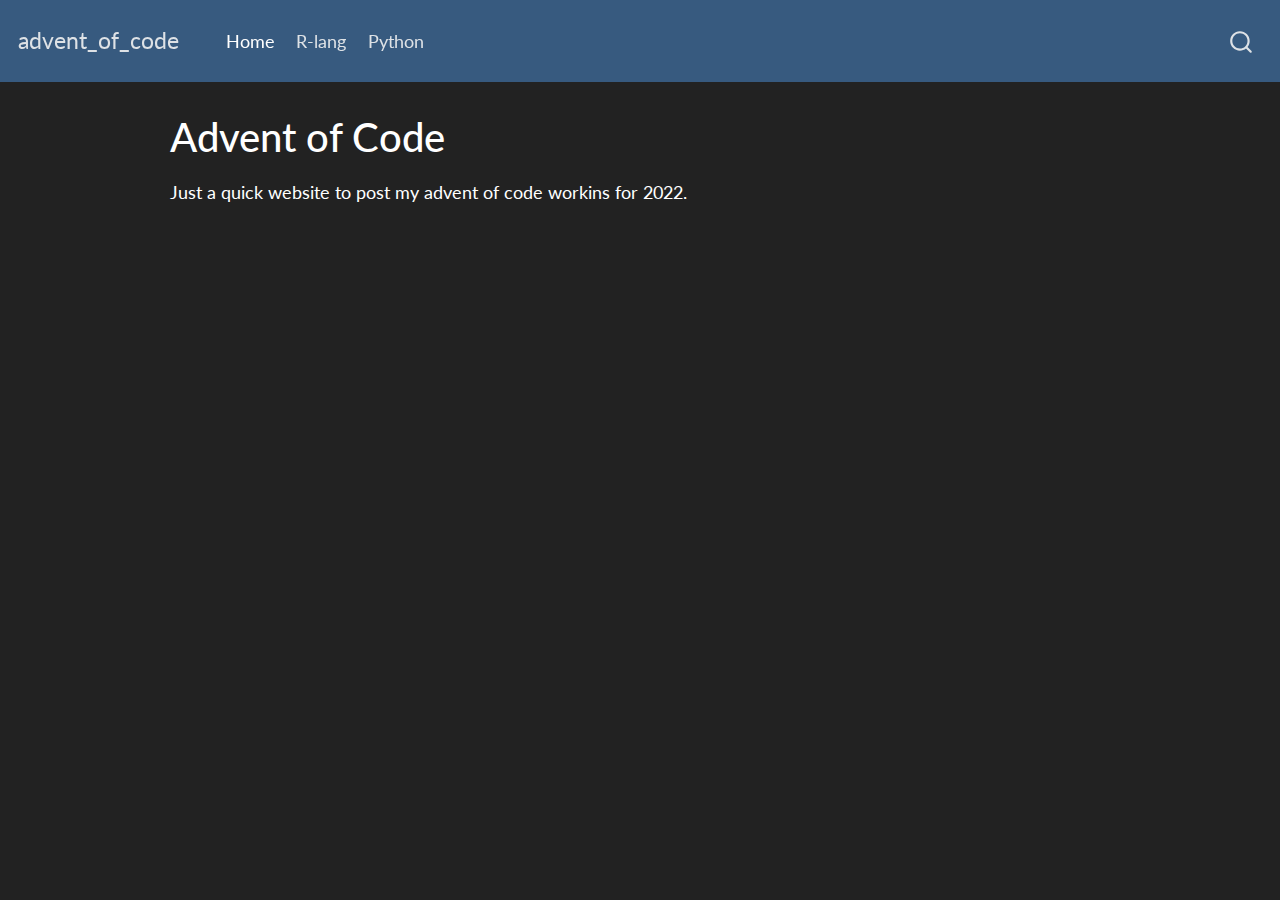
<file: index.html>
<!DOCTYPE html>
<html xmlns="http://www.w3.org/1999/xhtml" lang="en" xml:lang="en"><head>

<meta charset="utf-8">
<meta name="generator" content="quarto-1.2.269">

<meta name="viewport" content="width=device-width, initial-scale=1.0, user-scalable=yes">


<title>advent_of_code - Advent of Code</title>
<style>
code{white-space: pre-wrap;}
span.smallcaps{font-variant: small-caps;}
div.columns{display: flex; gap: min(4vw, 1.5em);}
div.column{flex: auto; overflow-x: auto;}
div.hanging-indent{margin-left: 1.5em; text-indent: -1.5em;}
ul.task-list{list-style: none;}
ul.task-list li input[type="checkbox"] {
  width: 0.8em;
  margin: 0 0.8em 0.2em -1.6em;
  vertical-align: middle;
}
</style>


<script src="site_libs/quarto-nav/quarto-nav.js"></script>
<script src="site_libs/quarto-nav/headroom.min.js"></script>
<script src="site_libs/clipboard/clipboard.min.js"></script>
<script src="site_libs/quarto-search/autocomplete.umd.js"></script>
<script src="site_libs/quarto-search/fuse.min.js"></script>
<script src="site_libs/quarto-search/quarto-search.js"></script>
<meta name="quarto:offset" content="./">
<script src="site_libs/quarto-html/quarto.js"></script>
<script src="site_libs/quarto-html/popper.min.js"></script>
<script src="site_libs/quarto-html/tippy.umd.min.js"></script>
<script src="site_libs/quarto-html/anchor.min.js"></script>
<link href="site_libs/quarto-html/tippy.css" rel="stylesheet">
<link href="site_libs/quarto-html/quarto-syntax-highlighting-dark.css" rel="stylesheet" id="quarto-text-highlighting-styles">
<script src="site_libs/bootstrap/bootstrap.min.js"></script>
<link href="site_libs/bootstrap/bootstrap-icons.css" rel="stylesheet">
<link href="site_libs/bootstrap/bootstrap.min.css" rel="stylesheet" id="quarto-bootstrap" data-mode="dark">
<script id="quarto-search-options" type="application/json">{
  "location": "navbar",
  "copy-button": false,
  "collapse-after": 3,
  "panel-placement": "end",
  "type": "overlay",
  "limit": 20,
  "language": {
    "search-no-results-text": "No results",
    "search-matching-documents-text": "matching documents",
    "search-copy-link-title": "Copy link to search",
    "search-hide-matches-text": "Hide additional matches",
    "search-more-match-text": "more match in this document",
    "search-more-matches-text": "more matches in this document",
    "search-clear-button-title": "Clear",
    "search-detached-cancel-button-title": "Cancel",
    "search-submit-button-title": "Submit"
  }
}</script>


<link rel="stylesheet" href="styles.css">
</head>

<body class="nav-fixed">

<div id="quarto-search-results"></div>
  <header id="quarto-header" class="headroom fixed-top">
    <nav class="navbar navbar-expand-lg navbar-dark ">
      <div class="navbar-container container-fluid">
      <div class="navbar-brand-container">
    <a class="navbar-brand" href="./index.html">
    <span class="navbar-title">advent_of_code</span>
    </a>
  </div>
          <button class="navbar-toggler" type="button" data-bs-toggle="collapse" data-bs-target="#navbarCollapse" aria-controls="navbarCollapse" aria-expanded="false" aria-label="Toggle navigation" onclick="if (window.quartoToggleHeadroom) { window.quartoToggleHeadroom(); }">
  <span class="navbar-toggler-icon"></span>
</button>
          <div class="collapse navbar-collapse" id="navbarCollapse">
            <ul class="navbar-nav navbar-nav-scroll me-auto">
  <li class="nav-item">
    <a class="nav-link active" href="./index.html" aria-current="page">
 <span class="menu-text">Home</span></a>
  </li>  
  <li class="nav-item">
    <a class="nav-link" href="./2022-r-lang.html">
 <span class="menu-text">R-lang</span></a>
  </li>  
  <li class="nav-item">
    <a class="nav-link" href="./2022-python.html">
 <span class="menu-text">Python</span></a>
  </li>  
</ul>
              <div id="quarto-search" class="" title="Search"></div>
          </div> <!-- /navcollapse -->
      </div> <!-- /container-fluid -->
    </nav>
</header>
<!-- content -->
<div id="quarto-content" class="quarto-container page-columns page-rows-contents page-layout-article page-navbar">
<!-- sidebar -->
<!-- margin-sidebar -->
    <div id="quarto-margin-sidebar" class="sidebar margin-sidebar">
        
    </div>
<!-- main -->
<main class="content" id="quarto-document-content">

<header id="title-block-header" class="quarto-title-block default">
<div class="quarto-title">
<h1 class="title">Advent of Code</h1>
</div>



<div class="quarto-title-meta">

    
  
    
  </div>
  

</header>

<p>Just a quick website to post my advent of code workins for 2022.</p>



</main> <!-- /main -->
<script id="quarto-html-after-body" type="application/javascript">
window.document.addEventListener("DOMContentLoaded", function (event) {
  const toggleBodyColorMode = (bsSheetEl) => {
    const mode = bsSheetEl.getAttribute("data-mode");
    const bodyEl = window.document.querySelector("body");
    if (mode === "dark") {
      bodyEl.classList.add("quarto-dark");
      bodyEl.classList.remove("quarto-light");
    } else {
      bodyEl.classList.add("quarto-light");
      bodyEl.classList.remove("quarto-dark");
    }
  }
  const toggleBodyColorPrimary = () => {
    const bsSheetEl = window.document.querySelector("link#quarto-bootstrap");
    if (bsSheetEl) {
      toggleBodyColorMode(bsSheetEl);
    }
  }
  toggleBodyColorPrimary();  
  const icon = "";
  const anchorJS = new window.AnchorJS();
  anchorJS.options = {
    placement: 'right',
    icon: icon
  };
  anchorJS.add('.anchored');
  const clipboard = new window.ClipboardJS('.code-copy-button', {
    target: function(trigger) {
      return trigger.previousElementSibling;
    }
  });
  clipboard.on('success', function(e) {
    // button target
    const button = e.trigger;
    // don't keep focus
    button.blur();
    // flash "checked"
    button.classList.add('code-copy-button-checked');
    var currentTitle = button.getAttribute("title");
    button.setAttribute("title", "Copied!");
    let tooltip;
    if (window.bootstrap) {
      button.setAttribute("data-bs-toggle", "tooltip");
      button.setAttribute("data-bs-placement", "left");
      button.setAttribute("data-bs-title", "Copied!");
      tooltip = new bootstrap.Tooltip(button, 
        { trigger: "manual", 
          customClass: "code-copy-button-tooltip",
          offset: [0, -8]});
      tooltip.show();    
    }
    setTimeout(function() {
      if (tooltip) {
        tooltip.hide();
        button.removeAttribute("data-bs-title");
        button.removeAttribute("data-bs-toggle");
        button.removeAttribute("data-bs-placement");
      }
      button.setAttribute("title", currentTitle);
      button.classList.remove('code-copy-button-checked');
    }, 1000);
    // clear code selection
    e.clearSelection();
  });
  function tippyHover(el, contentFn) {
    const config = {
      allowHTML: true,
      content: contentFn,
      maxWidth: 500,
      delay: 100,
      arrow: false,
      appendTo: function(el) {
          return el.parentElement;
      },
      interactive: true,
      interactiveBorder: 10,
      theme: 'quarto',
      placement: 'bottom-start'
    };
    window.tippy(el, config); 
  }
  const noterefs = window.document.querySelectorAll('a[role="doc-noteref"]');
  for (var i=0; i<noterefs.length; i++) {
    const ref = noterefs[i];
    tippyHover(ref, function() {
      // use id or data attribute instead here
      let href = ref.getAttribute('data-footnote-href') || ref.getAttribute('href');
      try { href = new URL(href).hash; } catch {}
      const id = href.replace(/^#\/?/, "");
      const note = window.document.getElementById(id);
      return note.innerHTML;
    });
  }
  const findCites = (el) => {
    const parentEl = el.parentElement;
    if (parentEl) {
      const cites = parentEl.dataset.cites;
      if (cites) {
        return {
          el,
          cites: cites.split(' ')
        };
      } else {
        return findCites(el.parentElement)
      }
    } else {
      return undefined;
    }
  };
  var bibliorefs = window.document.querySelectorAll('a[role="doc-biblioref"]');
  for (var i=0; i<bibliorefs.length; i++) {
    const ref = bibliorefs[i];
    const citeInfo = findCites(ref);
    if (citeInfo) {
      tippyHover(citeInfo.el, function() {
        var popup = window.document.createElement('div');
        citeInfo.cites.forEach(function(cite) {
          var citeDiv = window.document.createElement('div');
          citeDiv.classList.add('hanging-indent');
          citeDiv.classList.add('csl-entry');
          var biblioDiv = window.document.getElementById('ref-' + cite);
          if (biblioDiv) {
            citeDiv.innerHTML = biblioDiv.innerHTML;
          }
          popup.appendChild(citeDiv);
        });
        return popup.innerHTML;
      });
    }
  }
});
</script>
</div> <!-- /content -->



</body></html>
</file>
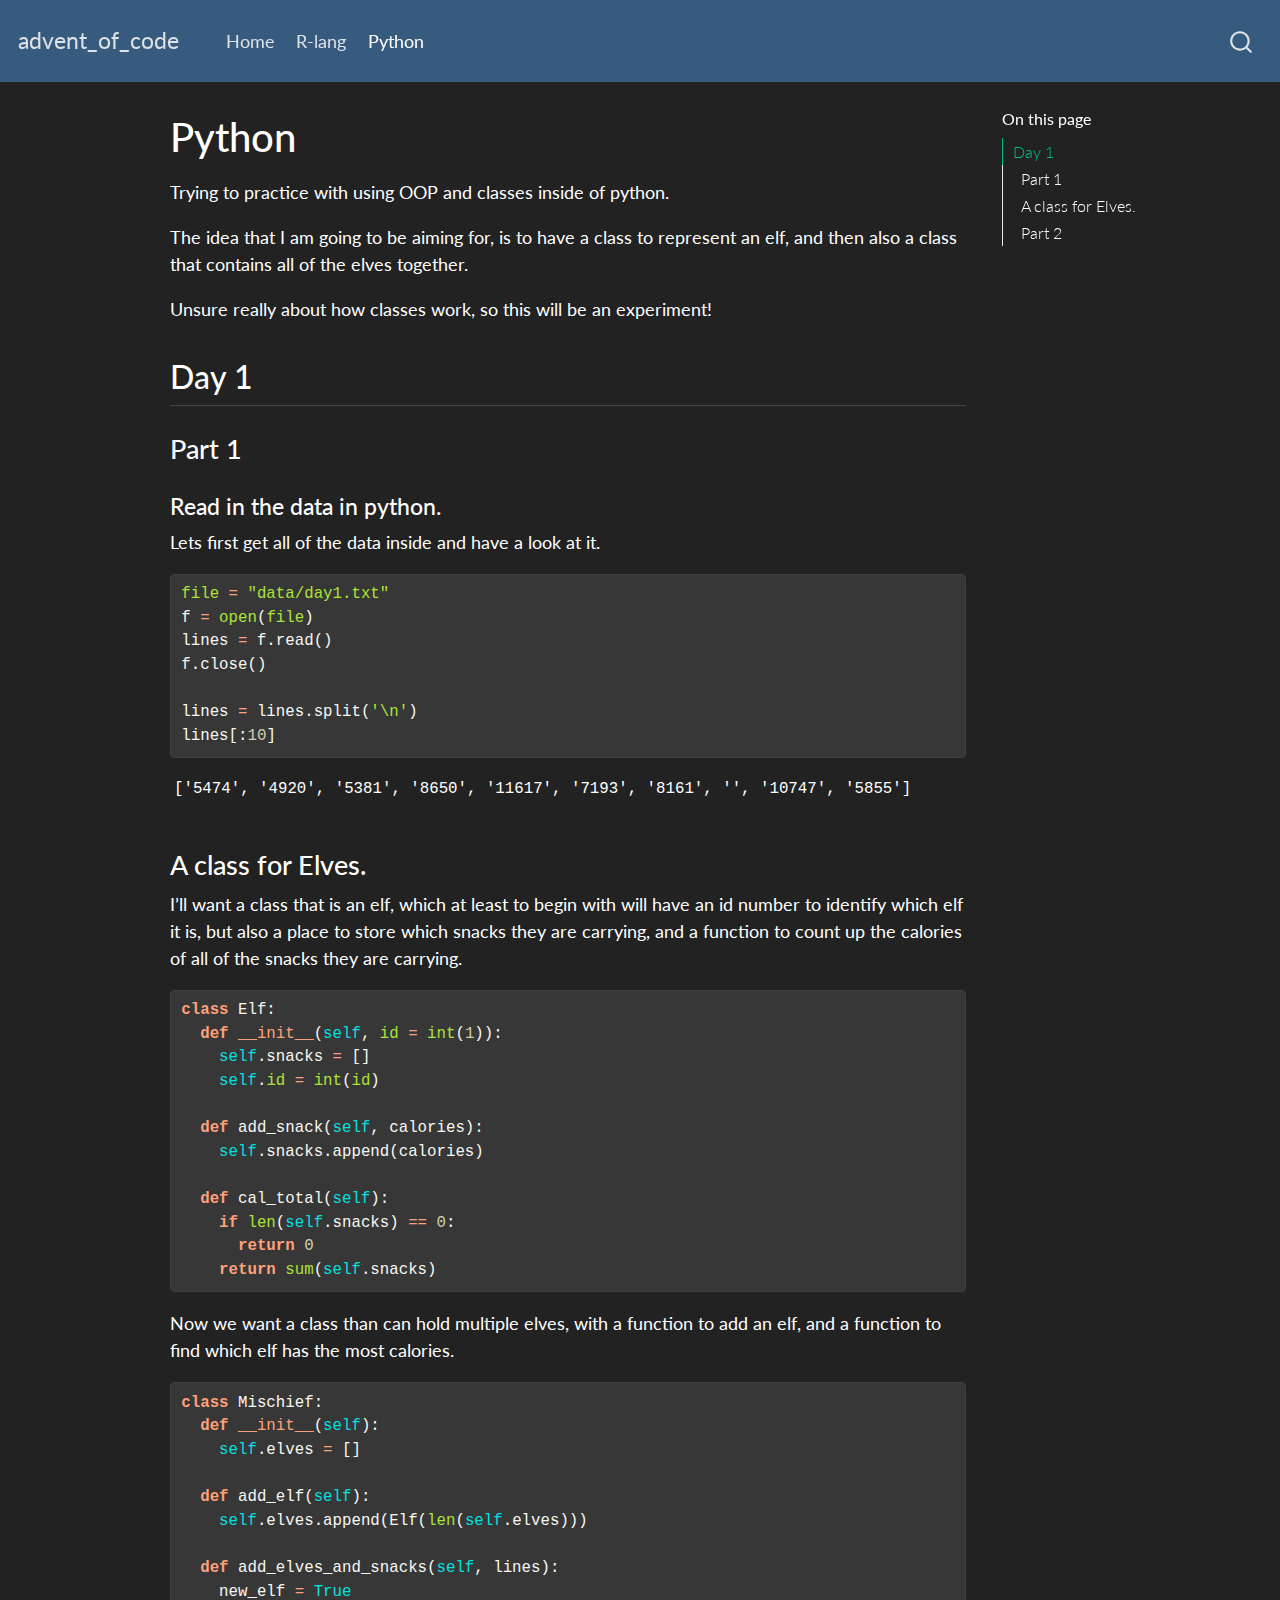
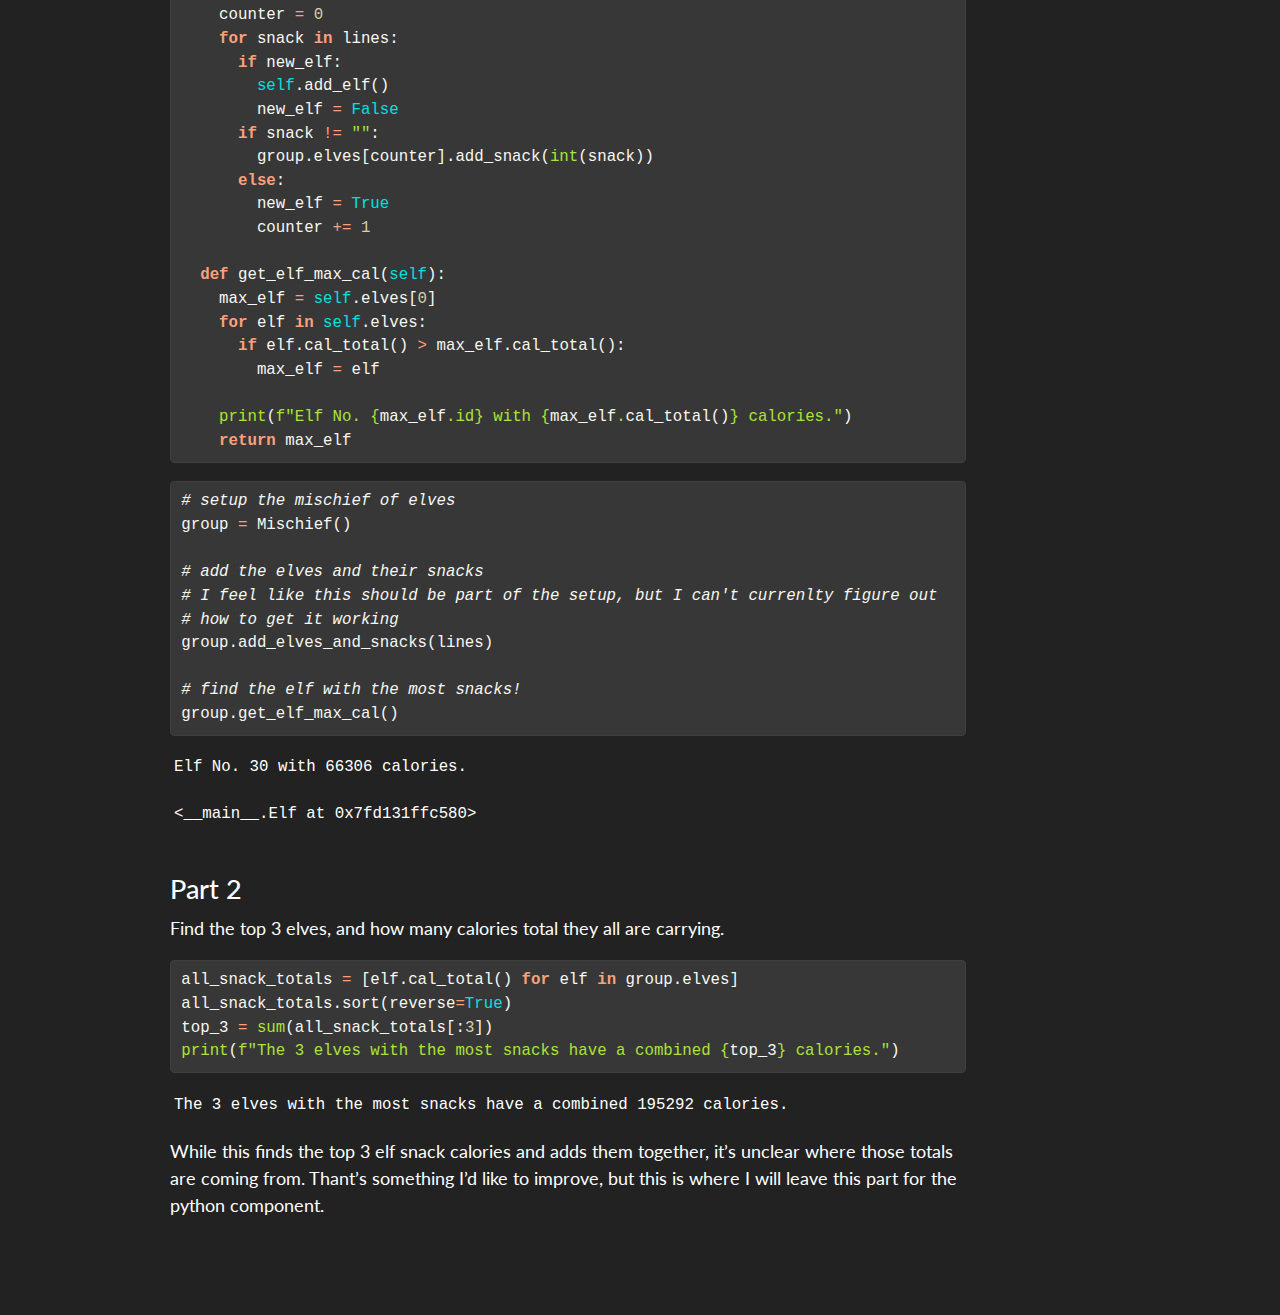
<file: 2022-python.html>
<!DOCTYPE html>
<html xmlns="http://www.w3.org/1999/xhtml" lang="en" xml:lang="en"><head>

<meta charset="utf-8">
<meta name="generator" content="quarto-1.2.269">

<meta name="viewport" content="width=device-width, initial-scale=1.0, user-scalable=yes">


<title>advent_of_code - Python</title>
<style>
code{white-space: pre-wrap;}
span.smallcaps{font-variant: small-caps;}
div.columns{display: flex; gap: min(4vw, 1.5em);}
div.column{flex: auto; overflow-x: auto;}
div.hanging-indent{margin-left: 1.5em; text-indent: -1.5em;}
ul.task-list{list-style: none;}
ul.task-list li input[type="checkbox"] {
  width: 0.8em;
  margin: 0 0.8em 0.2em -1.6em;
  vertical-align: middle;
}
pre > code.sourceCode { white-space: pre; position: relative; }
pre > code.sourceCode > span { display: inline-block; line-height: 1.25; }
pre > code.sourceCode > span:empty { height: 1.2em; }
.sourceCode { overflow: visible; }
code.sourceCode > span { color: inherit; text-decoration: inherit; }
div.sourceCode { margin: 1em 0; }
pre.sourceCode { margin: 0; }
@media screen {
div.sourceCode { overflow: auto; }
}
@media print {
pre > code.sourceCode { white-space: pre-wrap; }
pre > code.sourceCode > span { text-indent: -5em; padding-left: 5em; }
}
pre.numberSource code
  { counter-reset: source-line 0; }
pre.numberSource code > span
  { position: relative; left: -4em; counter-increment: source-line; }
pre.numberSource code > span > a:first-child::before
  { content: counter(source-line);
    position: relative; left: -1em; text-align: right; vertical-align: baseline;
    border: none; display: inline-block;
    -webkit-touch-callout: none; -webkit-user-select: none;
    -khtml-user-select: none; -moz-user-select: none;
    -ms-user-select: none; user-select: none;
    padding: 0 4px; width: 4em;
    color: #aaaaaa;
  }
pre.numberSource { margin-left: 3em; border-left: 1px solid #aaaaaa;  padding-left: 4px; }
div.sourceCode
  {   }
@media screen {
pre > code.sourceCode > span > a:first-child::before { text-decoration: underline; }
}
code span.al { color: #ff0000; font-weight: bold; } /* Alert */
code span.an { color: #60a0b0; font-weight: bold; font-style: italic; } /* Annotation */
code span.at { color: #7d9029; } /* Attribute */
code span.bn { color: #40a070; } /* BaseN */
code span.bu { color: #008000; } /* BuiltIn */
code span.cf { color: #007020; font-weight: bold; } /* ControlFlow */
code span.ch { color: #4070a0; } /* Char */
code span.cn { color: #880000; } /* Constant */
code span.co { color: #60a0b0; font-style: italic; } /* Comment */
code span.cv { color: #60a0b0; font-weight: bold; font-style: italic; } /* CommentVar */
code span.do { color: #ba2121; font-style: italic; } /* Documentation */
code span.dt { color: #902000; } /* DataType */
code span.dv { color: #40a070; } /* DecVal */
code span.er { color: #ff0000; font-weight: bold; } /* Error */
code span.ex { } /* Extension */
code span.fl { color: #40a070; } /* Float */
code span.fu { color: #06287e; } /* Function */
code span.im { color: #008000; font-weight: bold; } /* Import */
code span.in { color: #60a0b0; font-weight: bold; font-style: italic; } /* Information */
code span.kw { color: #007020; font-weight: bold; } /* Keyword */
code span.op { color: #666666; } /* Operator */
code span.ot { color: #007020; } /* Other */
code span.pp { color: #bc7a00; } /* Preprocessor */
code span.sc { color: #4070a0; } /* SpecialChar */
code span.ss { color: #bb6688; } /* SpecialString */
code span.st { color: #4070a0; } /* String */
code span.va { color: #19177c; } /* Variable */
code span.vs { color: #4070a0; } /* VerbatimString */
code span.wa { color: #60a0b0; font-weight: bold; font-style: italic; } /* Warning */
</style>


<script src="site_libs/quarto-nav/quarto-nav.js"></script>
<script src="site_libs/quarto-nav/headroom.min.js"></script>
<script src="site_libs/clipboard/clipboard.min.js"></script>
<script src="site_libs/quarto-search/autocomplete.umd.js"></script>
<script src="site_libs/quarto-search/fuse.min.js"></script>
<script src="site_libs/quarto-search/quarto-search.js"></script>
<meta name="quarto:offset" content="./">
<script src="site_libs/quarto-html/quarto.js"></script>
<script src="site_libs/quarto-html/popper.min.js"></script>
<script src="site_libs/quarto-html/tippy.umd.min.js"></script>
<script src="site_libs/quarto-html/anchor.min.js"></script>
<link href="site_libs/quarto-html/tippy.css" rel="stylesheet">
<link href="site_libs/quarto-html/quarto-syntax-highlighting-dark.css" rel="stylesheet" id="quarto-text-highlighting-styles">
<script src="site_libs/bootstrap/bootstrap.min.js"></script>
<link href="site_libs/bootstrap/bootstrap-icons.css" rel="stylesheet">
<link href="site_libs/bootstrap/bootstrap.min.css" rel="stylesheet" id="quarto-bootstrap" data-mode="dark">
<script id="quarto-search-options" type="application/json">{
  "location": "navbar",
  "copy-button": false,
  "collapse-after": 3,
  "panel-placement": "end",
  "type": "overlay",
  "limit": 20,
  "language": {
    "search-no-results-text": "No results",
    "search-matching-documents-text": "matching documents",
    "search-copy-link-title": "Copy link to search",
    "search-hide-matches-text": "Hide additional matches",
    "search-more-match-text": "more match in this document",
    "search-more-matches-text": "more matches in this document",
    "search-clear-button-title": "Clear",
    "search-detached-cancel-button-title": "Cancel",
    "search-submit-button-title": "Submit"
  }
}</script>


<link rel="stylesheet" href="styles.css">
</head>

<body class="nav-fixed">

<div id="quarto-search-results"></div>
  <header id="quarto-header" class="headroom fixed-top">
    <nav class="navbar navbar-expand-lg navbar-dark ">
      <div class="navbar-container container-fluid">
      <div class="navbar-brand-container">
    <a class="navbar-brand" href="./index.html">
    <span class="navbar-title">advent_of_code</span>
    </a>
  </div>
          <button class="navbar-toggler" type="button" data-bs-toggle="collapse" data-bs-target="#navbarCollapse" aria-controls="navbarCollapse" aria-expanded="false" aria-label="Toggle navigation" onclick="if (window.quartoToggleHeadroom) { window.quartoToggleHeadroom(); }">
  <span class="navbar-toggler-icon"></span>
</button>
          <div class="collapse navbar-collapse" id="navbarCollapse">
            <ul class="navbar-nav navbar-nav-scroll me-auto">
  <li class="nav-item">
    <a class="nav-link" href="./index.html">
 <span class="menu-text">Home</span></a>
  </li>  
  <li class="nav-item">
    <a class="nav-link" href="./2022-r-lang.html">
 <span class="menu-text">R-lang</span></a>
  </li>  
  <li class="nav-item">
    <a class="nav-link active" href="./2022-python.html" aria-current="page">
 <span class="menu-text">Python</span></a>
  </li>  
</ul>
              <div id="quarto-search" class="" title="Search"></div>
          </div> <!-- /navcollapse -->
      </div> <!-- /container-fluid -->
    </nav>
</header>
<!-- content -->
<div id="quarto-content" class="quarto-container page-columns page-rows-contents page-layout-article page-navbar">
<!-- sidebar -->
<!-- margin-sidebar -->
    <div id="quarto-margin-sidebar" class="sidebar margin-sidebar">
        <nav id="TOC" role="doc-toc" class="toc-active">
    <h2 id="toc-title">On this page</h2>
   
  <ul>
  <li><a href="#day-1" id="toc-day-1" class="nav-link active" data-scroll-target="#day-1">Day 1</a>
  <ul class="collapse">
  <li><a href="#part-1" id="toc-part-1" class="nav-link" data-scroll-target="#part-1">Part 1</a></li>
  <li><a href="#a-class-for-elves." id="toc-a-class-for-elves." class="nav-link" data-scroll-target="#a-class-for-elves.">A class for Elves.</a></li>
  <li><a href="#part-2" id="toc-part-2" class="nav-link" data-scroll-target="#part-2">Part 2</a></li>
  </ul></li>
  </ul>
</nav>
    </div>
<!-- main -->
<main class="content" id="quarto-document-content">

<header id="title-block-header" class="quarto-title-block default">
<div class="quarto-title">
<h1 class="title">Python</h1>
</div>



<div class="quarto-title-meta">

    
  
    
  </div>
  

</header>

<p>Trying to practice with using OOP and classes inside of python.</p>
<p>The idea that I am going to be aiming for, is to have a class to represent an elf, and then also a class that contains all of the elves together.</p>
<p>Unsure really about how classes work, so this will be an experiment!</p>
<section id="day-1" class="level2">
<h2 class="anchored" data-anchor-id="day-1">Day 1</h2>
<section id="part-1" class="level3">
<h3 class="anchored" data-anchor-id="part-1">Part 1</h3>
<section id="read-in-the-data-in-python." class="level4">
<h4 class="anchored" data-anchor-id="read-in-the-data-in-python.">Read in the data in python.</h4>
<p>Lets first get all of the data inside and have a look at it.</p>
<div class="cell" data-execution_count="1">
<div class="sourceCode cell-code" id="cb1"><pre class="sourceCode python code-with-copy"><code class="sourceCode python"><span id="cb1-1"><a href="#cb1-1" aria-hidden="true" tabindex="-1"></a><span class="bu">file</span> <span class="op">=</span> <span class="st">"data/day1.txt"</span></span>
<span id="cb1-2"><a href="#cb1-2" aria-hidden="true" tabindex="-1"></a>f <span class="op">=</span> <span class="bu">open</span>(<span class="bu">file</span>)</span>
<span id="cb1-3"><a href="#cb1-3" aria-hidden="true" tabindex="-1"></a>lines <span class="op">=</span> f.read()</span>
<span id="cb1-4"><a href="#cb1-4" aria-hidden="true" tabindex="-1"></a>f.close()</span>
<span id="cb1-5"><a href="#cb1-5" aria-hidden="true" tabindex="-1"></a></span>
<span id="cb1-6"><a href="#cb1-6" aria-hidden="true" tabindex="-1"></a>lines <span class="op">=</span> lines.split(<span class="st">'</span><span class="ch">\n</span><span class="st">'</span>)</span>
<span id="cb1-7"><a href="#cb1-7" aria-hidden="true" tabindex="-1"></a>lines[:<span class="dv">10</span>]</span></code><button title="Copy to Clipboard" class="code-copy-button"><i class="bi"></i></button></pre></div>
<div class="cell-output cell-output-display" data-execution_count="1">
<pre><code>['5474', '4920', '5381', '8650', '11617', '7193', '8161', '', '10747', '5855']</code></pre>
</div>
</div>
</section>
</section>
<section id="a-class-for-elves." class="level3">
<h3 class="anchored" data-anchor-id="a-class-for-elves.">A class for Elves.</h3>
<p>I’ll want a class that is an elf, which at least to begin with will have an id number to identify which elf it is, but also a place to store which snacks they are carrying, and a function to count up the calories of all of the snacks they are carrying.</p>
<div class="cell" data-execution_count="2">
<div class="sourceCode cell-code" id="cb3"><pre class="sourceCode python code-with-copy"><code class="sourceCode python"><span id="cb3-1"><a href="#cb3-1" aria-hidden="true" tabindex="-1"></a><span class="kw">class</span> Elf:</span>
<span id="cb3-2"><a href="#cb3-2" aria-hidden="true" tabindex="-1"></a>  <span class="kw">def</span> <span class="fu">__init__</span>(<span class="va">self</span>, <span class="bu">id</span> <span class="op">=</span> <span class="bu">int</span>(<span class="dv">1</span>)):</span>
<span id="cb3-3"><a href="#cb3-3" aria-hidden="true" tabindex="-1"></a>    <span class="va">self</span>.snacks <span class="op">=</span> []</span>
<span id="cb3-4"><a href="#cb3-4" aria-hidden="true" tabindex="-1"></a>    <span class="va">self</span>.<span class="bu">id</span> <span class="op">=</span> <span class="bu">int</span>(<span class="bu">id</span>)</span>
<span id="cb3-5"><a href="#cb3-5" aria-hidden="true" tabindex="-1"></a></span>
<span id="cb3-6"><a href="#cb3-6" aria-hidden="true" tabindex="-1"></a>  <span class="kw">def</span> add_snack(<span class="va">self</span>, calories):</span>
<span id="cb3-7"><a href="#cb3-7" aria-hidden="true" tabindex="-1"></a>    <span class="va">self</span>.snacks.append(calories)</span>
<span id="cb3-8"><a href="#cb3-8" aria-hidden="true" tabindex="-1"></a>    </span>
<span id="cb3-9"><a href="#cb3-9" aria-hidden="true" tabindex="-1"></a>  <span class="kw">def</span> cal_total(<span class="va">self</span>):</span>
<span id="cb3-10"><a href="#cb3-10" aria-hidden="true" tabindex="-1"></a>    <span class="cf">if</span> <span class="bu">len</span>(<span class="va">self</span>.snacks) <span class="op">==</span> <span class="dv">0</span>:</span>
<span id="cb3-11"><a href="#cb3-11" aria-hidden="true" tabindex="-1"></a>      <span class="cf">return</span> <span class="dv">0</span></span>
<span id="cb3-12"><a href="#cb3-12" aria-hidden="true" tabindex="-1"></a>    <span class="cf">return</span> <span class="bu">sum</span>(<span class="va">self</span>.snacks)</span></code><button title="Copy to Clipboard" class="code-copy-button"><i class="bi"></i></button></pre></div>
</div>
<p>Now we want a class than can hold multiple elves, with a function to add an elf, and a function to find which elf has the most calories.</p>
<div class="cell" data-execution_count="3">
<div class="sourceCode cell-code" id="cb4"><pre class="sourceCode python code-with-copy"><code class="sourceCode python"><span id="cb4-1"><a href="#cb4-1" aria-hidden="true" tabindex="-1"></a><span class="kw">class</span> Mischief:</span>
<span id="cb4-2"><a href="#cb4-2" aria-hidden="true" tabindex="-1"></a>  <span class="kw">def</span> <span class="fu">__init__</span>(<span class="va">self</span>):</span>
<span id="cb4-3"><a href="#cb4-3" aria-hidden="true" tabindex="-1"></a>    <span class="va">self</span>.elves <span class="op">=</span> []</span>
<span id="cb4-4"><a href="#cb4-4" aria-hidden="true" tabindex="-1"></a>  </span>
<span id="cb4-5"><a href="#cb4-5" aria-hidden="true" tabindex="-1"></a>  <span class="kw">def</span> add_elf(<span class="va">self</span>):</span>
<span id="cb4-6"><a href="#cb4-6" aria-hidden="true" tabindex="-1"></a>    <span class="va">self</span>.elves.append(Elf(<span class="bu">len</span>(<span class="va">self</span>.elves)))</span>
<span id="cb4-7"><a href="#cb4-7" aria-hidden="true" tabindex="-1"></a>  </span>
<span id="cb4-8"><a href="#cb4-8" aria-hidden="true" tabindex="-1"></a>  <span class="kw">def</span> add_elves_and_snacks(<span class="va">self</span>, lines):</span>
<span id="cb4-9"><a href="#cb4-9" aria-hidden="true" tabindex="-1"></a>    new_elf <span class="op">=</span> <span class="va">True</span>  </span>
<span id="cb4-10"><a href="#cb4-10" aria-hidden="true" tabindex="-1"></a>    counter <span class="op">=</span> <span class="dv">0</span></span>
<span id="cb4-11"><a href="#cb4-11" aria-hidden="true" tabindex="-1"></a>    <span class="cf">for</span> snack <span class="kw">in</span> lines:</span>
<span id="cb4-12"><a href="#cb4-12" aria-hidden="true" tabindex="-1"></a>      <span class="cf">if</span> new_elf:</span>
<span id="cb4-13"><a href="#cb4-13" aria-hidden="true" tabindex="-1"></a>        <span class="va">self</span>.add_elf()</span>
<span id="cb4-14"><a href="#cb4-14" aria-hidden="true" tabindex="-1"></a>        new_elf <span class="op">=</span> <span class="va">False</span></span>
<span id="cb4-15"><a href="#cb4-15" aria-hidden="true" tabindex="-1"></a>      <span class="cf">if</span> snack <span class="op">!=</span> <span class="st">""</span>:</span>
<span id="cb4-16"><a href="#cb4-16" aria-hidden="true" tabindex="-1"></a>        group.elves[counter].add_snack(<span class="bu">int</span>(snack))</span>
<span id="cb4-17"><a href="#cb4-17" aria-hidden="true" tabindex="-1"></a>      <span class="cf">else</span>:</span>
<span id="cb4-18"><a href="#cb4-18" aria-hidden="true" tabindex="-1"></a>        new_elf <span class="op">=</span> <span class="va">True</span></span>
<span id="cb4-19"><a href="#cb4-19" aria-hidden="true" tabindex="-1"></a>        counter <span class="op">+=</span> <span class="dv">1</span></span>
<span id="cb4-20"><a href="#cb4-20" aria-hidden="true" tabindex="-1"></a>  </span>
<span id="cb4-21"><a href="#cb4-21" aria-hidden="true" tabindex="-1"></a>  <span class="kw">def</span> get_elf_max_cal(<span class="va">self</span>):</span>
<span id="cb4-22"><a href="#cb4-22" aria-hidden="true" tabindex="-1"></a>    max_elf <span class="op">=</span> <span class="va">self</span>.elves[<span class="dv">0</span>]</span>
<span id="cb4-23"><a href="#cb4-23" aria-hidden="true" tabindex="-1"></a>    <span class="cf">for</span> elf <span class="kw">in</span> <span class="va">self</span>.elves:</span>
<span id="cb4-24"><a href="#cb4-24" aria-hidden="true" tabindex="-1"></a>      <span class="cf">if</span> elf.cal_total() <span class="op">&gt;</span> max_elf.cal_total():</span>
<span id="cb4-25"><a href="#cb4-25" aria-hidden="true" tabindex="-1"></a>        max_elf <span class="op">=</span> elf</span>
<span id="cb4-26"><a href="#cb4-26" aria-hidden="true" tabindex="-1"></a>    </span>
<span id="cb4-27"><a href="#cb4-27" aria-hidden="true" tabindex="-1"></a>    <span class="bu">print</span>(<span class="ss">f"Elf No. </span><span class="sc">{</span>max_elf<span class="sc">.</span><span class="bu">id</span><span class="sc">}</span><span class="ss"> with </span><span class="sc">{</span>max_elf<span class="sc">.</span>cal_total()<span class="sc">}</span><span class="ss"> calories."</span>)</span>
<span id="cb4-28"><a href="#cb4-28" aria-hidden="true" tabindex="-1"></a>    <span class="cf">return</span> max_elf</span></code><button title="Copy to Clipboard" class="code-copy-button"><i class="bi"></i></button></pre></div>
</div>
<div class="cell" data-execution_count="4">
<div class="sourceCode cell-code" id="cb5"><pre class="sourceCode python code-with-copy"><code class="sourceCode python"><span id="cb5-1"><a href="#cb5-1" aria-hidden="true" tabindex="-1"></a><span class="co"># setup the mischief of elves</span></span>
<span id="cb5-2"><a href="#cb5-2" aria-hidden="true" tabindex="-1"></a>group <span class="op">=</span> Mischief()</span>
<span id="cb5-3"><a href="#cb5-3" aria-hidden="true" tabindex="-1"></a></span>
<span id="cb5-4"><a href="#cb5-4" aria-hidden="true" tabindex="-1"></a><span class="co"># add the elves and their snacks</span></span>
<span id="cb5-5"><a href="#cb5-5" aria-hidden="true" tabindex="-1"></a><span class="co"># I feel like this should be part of the setup, but I can't currenlty figure out</span></span>
<span id="cb5-6"><a href="#cb5-6" aria-hidden="true" tabindex="-1"></a><span class="co"># how to get it working</span></span>
<span id="cb5-7"><a href="#cb5-7" aria-hidden="true" tabindex="-1"></a>group.add_elves_and_snacks(lines)</span>
<span id="cb5-8"><a href="#cb5-8" aria-hidden="true" tabindex="-1"></a></span>
<span id="cb5-9"><a href="#cb5-9" aria-hidden="true" tabindex="-1"></a><span class="co"># find the elf with the most snacks!</span></span>
<span id="cb5-10"><a href="#cb5-10" aria-hidden="true" tabindex="-1"></a>group.get_elf_max_cal()</span></code><button title="Copy to Clipboard" class="code-copy-button"><i class="bi"></i></button></pre></div>
<div class="cell-output cell-output-stdout">
<pre><code>Elf No. 30 with 66306 calories.</code></pre>
</div>
<div class="cell-output cell-output-display" data-execution_count="4">
<pre><code>&lt;__main__.Elf at 0x7fd131ffc580&gt;</code></pre>
</div>
</div>
</section>
<section id="part-2" class="level3">
<h3 class="anchored" data-anchor-id="part-2">Part 2</h3>
<p>Find the top 3 elves, and how many calories total they all are carrying.</p>
<div class="cell" data-execution_count="5">
<div class="sourceCode cell-code" id="cb8"><pre class="sourceCode python code-with-copy"><code class="sourceCode python"><span id="cb8-1"><a href="#cb8-1" aria-hidden="true" tabindex="-1"></a>all_snack_totals <span class="op">=</span> [elf.cal_total() <span class="cf">for</span> elf <span class="kw">in</span> group.elves]</span>
<span id="cb8-2"><a href="#cb8-2" aria-hidden="true" tabindex="-1"></a>all_snack_totals.sort(reverse<span class="op">=</span><span class="va">True</span>)</span>
<span id="cb8-3"><a href="#cb8-3" aria-hidden="true" tabindex="-1"></a>top_3 <span class="op">=</span> <span class="bu">sum</span>(all_snack_totals[:<span class="dv">3</span>])</span>
<span id="cb8-4"><a href="#cb8-4" aria-hidden="true" tabindex="-1"></a><span class="bu">print</span>(<span class="ss">f"The 3 elves with the most snacks have a combined </span><span class="sc">{</span>top_3<span class="sc">}</span><span class="ss"> calories."</span>)</span></code><button title="Copy to Clipboard" class="code-copy-button"><i class="bi"></i></button></pre></div>
<div class="cell-output cell-output-stdout">
<pre><code>The 3 elves with the most snacks have a combined 195292 calories.</code></pre>
</div>
</div>
<p>While this finds the top 3 elf snack calories and adds them together, it’s unclear where those totals are coming from. Thant’s something I’d like to improve, but this is where I will leave this part for the python component.</p>


</section>
</section>

</main> <!-- /main -->
<script id="quarto-html-after-body" type="application/javascript">
window.document.addEventListener("DOMContentLoaded", function (event) {
  const toggleBodyColorMode = (bsSheetEl) => {
    const mode = bsSheetEl.getAttribute("data-mode");
    const bodyEl = window.document.querySelector("body");
    if (mode === "dark") {
      bodyEl.classList.add("quarto-dark");
      bodyEl.classList.remove("quarto-light");
    } else {
      bodyEl.classList.add("quarto-light");
      bodyEl.classList.remove("quarto-dark");
    }
  }
  const toggleBodyColorPrimary = () => {
    const bsSheetEl = window.document.querySelector("link#quarto-bootstrap");
    if (bsSheetEl) {
      toggleBodyColorMode(bsSheetEl);
    }
  }
  toggleBodyColorPrimary();  
  const icon = "";
  const anchorJS = new window.AnchorJS();
  anchorJS.options = {
    placement: 'right',
    icon: icon
  };
  anchorJS.add('.anchored');
  const clipboard = new window.ClipboardJS('.code-copy-button', {
    target: function(trigger) {
      return trigger.previousElementSibling;
    }
  });
  clipboard.on('success', function(e) {
    // button target
    const button = e.trigger;
    // don't keep focus
    button.blur();
    // flash "checked"
    button.classList.add('code-copy-button-checked');
    var currentTitle = button.getAttribute("title");
    button.setAttribute("title", "Copied!");
    let tooltip;
    if (window.bootstrap) {
      button.setAttribute("data-bs-toggle", "tooltip");
      button.setAttribute("data-bs-placement", "left");
      button.setAttribute("data-bs-title", "Copied!");
      tooltip = new bootstrap.Tooltip(button, 
        { trigger: "manual", 
          customClass: "code-copy-button-tooltip",
          offset: [0, -8]});
      tooltip.show();    
    }
    setTimeout(function() {
      if (tooltip) {
        tooltip.hide();
        button.removeAttribute("data-bs-title");
        button.removeAttribute("data-bs-toggle");
        button.removeAttribute("data-bs-placement");
      }
      button.setAttribute("title", currentTitle);
      button.classList.remove('code-copy-button-checked');
    }, 1000);
    // clear code selection
    e.clearSelection();
  });
  function tippyHover(el, contentFn) {
    const config = {
      allowHTML: true,
      content: contentFn,
      maxWidth: 500,
      delay: 100,
      arrow: false,
      appendTo: function(el) {
          return el.parentElement;
      },
      interactive: true,
      interactiveBorder: 10,
      theme: 'quarto',
      placement: 'bottom-start'
    };
    window.tippy(el, config); 
  }
  const noterefs = window.document.querySelectorAll('a[role="doc-noteref"]');
  for (var i=0; i<noterefs.length; i++) {
    const ref = noterefs[i];
    tippyHover(ref, function() {
      // use id or data attribute instead here
      let href = ref.getAttribute('data-footnote-href') || ref.getAttribute('href');
      try { href = new URL(href).hash; } catch {}
      const id = href.replace(/^#\/?/, "");
      const note = window.document.getElementById(id);
      return note.innerHTML;
    });
  }
  const findCites = (el) => {
    const parentEl = el.parentElement;
    if (parentEl) {
      const cites = parentEl.dataset.cites;
      if (cites) {
        return {
          el,
          cites: cites.split(' ')
        };
      } else {
        return findCites(el.parentElement)
      }
    } else {
      return undefined;
    }
  };
  var bibliorefs = window.document.querySelectorAll('a[role="doc-biblioref"]');
  for (var i=0; i<bibliorefs.length; i++) {
    const ref = bibliorefs[i];
    const citeInfo = findCites(ref);
    if (citeInfo) {
      tippyHover(citeInfo.el, function() {
        var popup = window.document.createElement('div');
        citeInfo.cites.forEach(function(cite) {
          var citeDiv = window.document.createElement('div');
          citeDiv.classList.add('hanging-indent');
          citeDiv.classList.add('csl-entry');
          var biblioDiv = window.document.getElementById('ref-' + cite);
          if (biblioDiv) {
            citeDiv.innerHTML = biblioDiv.innerHTML;
          }
          popup.appendChild(citeDiv);
        });
        return popup.innerHTML;
      });
    }
  }
});
</script>
</div> <!-- /content -->



</body></html>
</file>
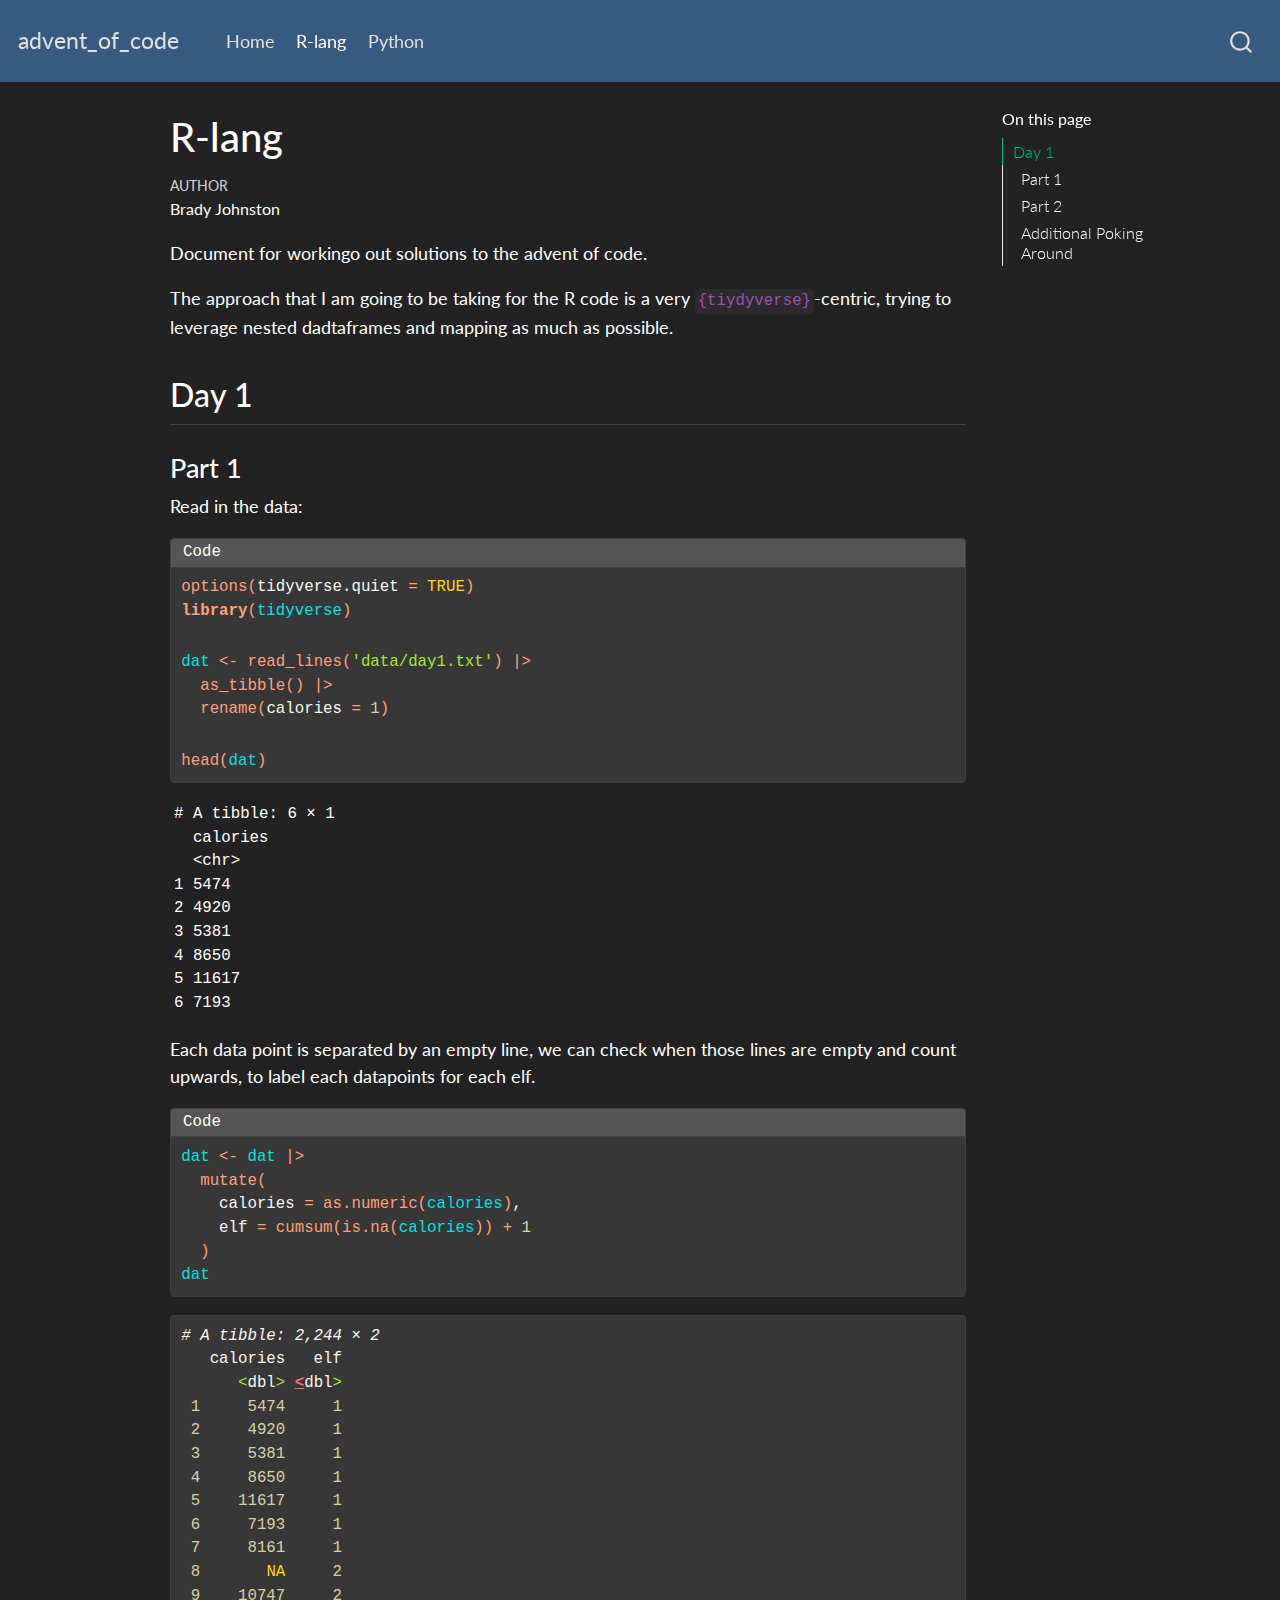
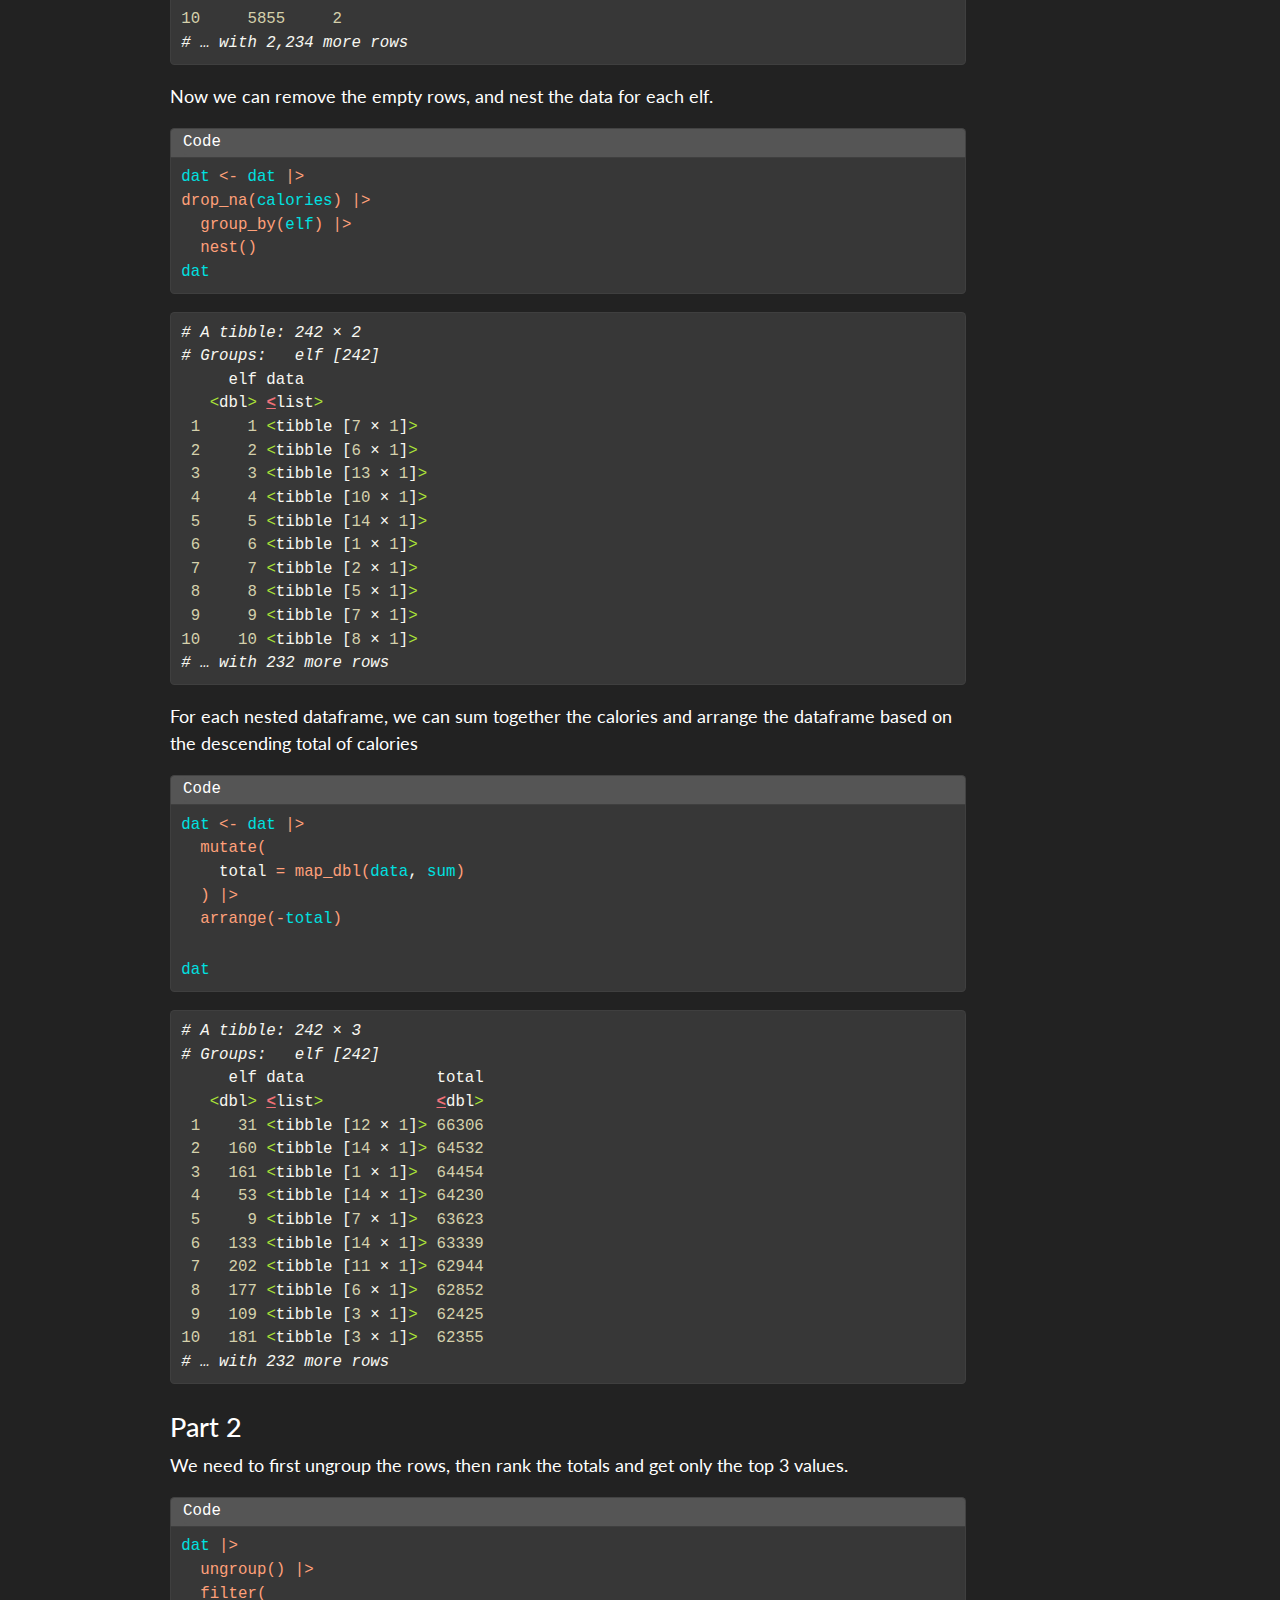
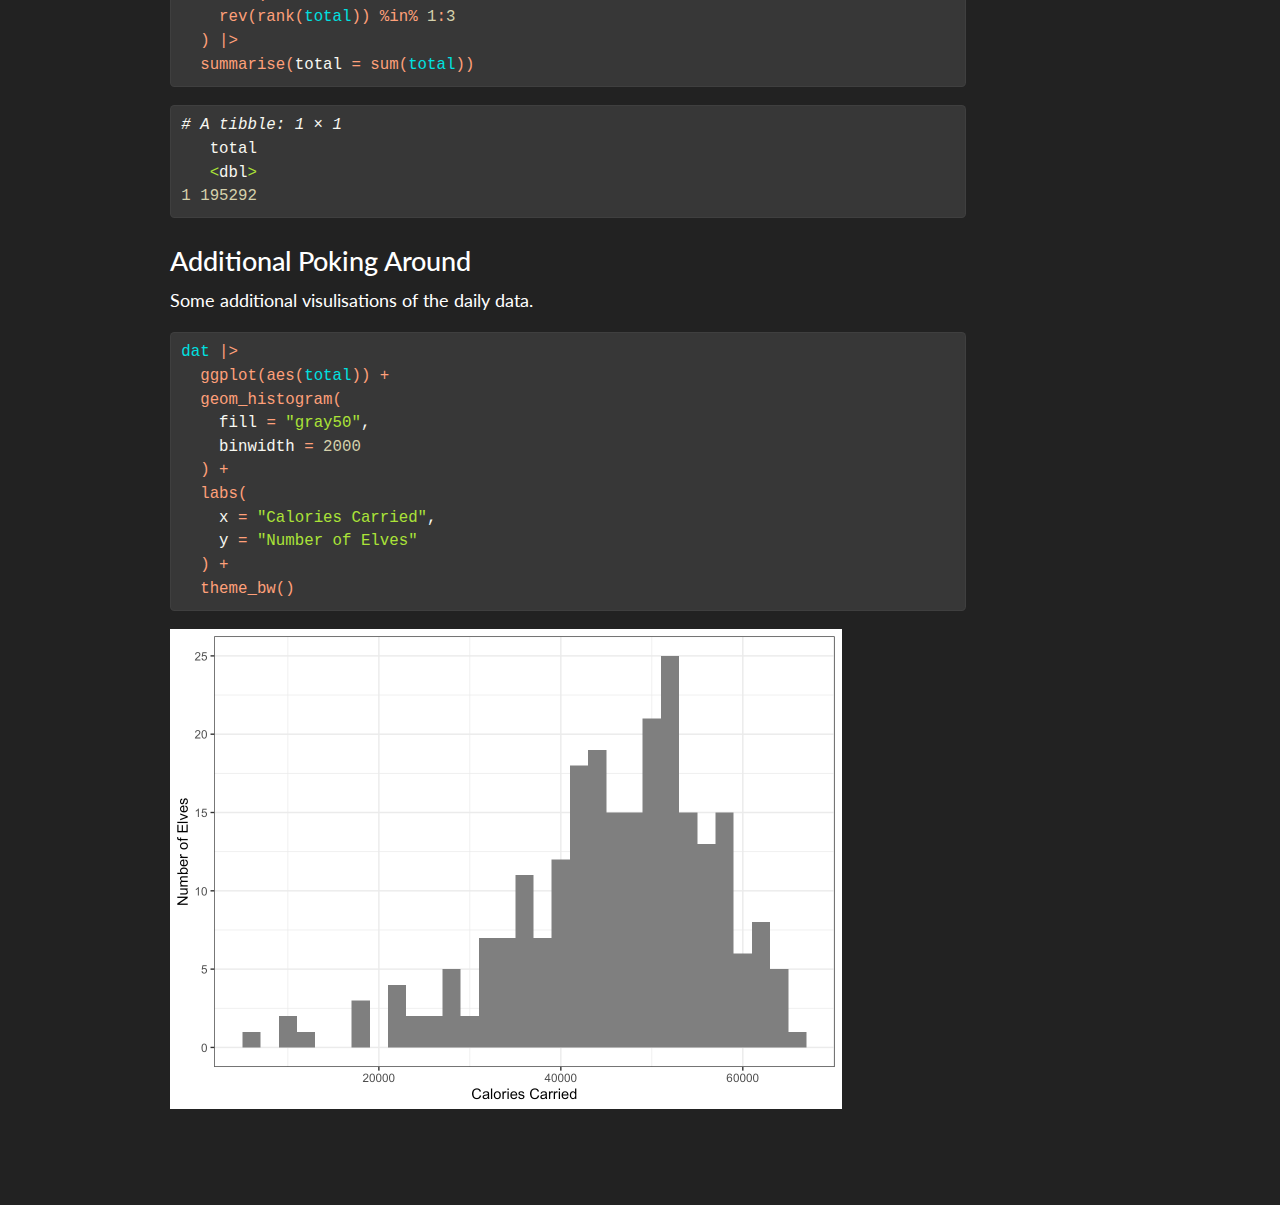
<file: 2022-r-lang.html>
<!DOCTYPE html>
<html xmlns="http://www.w3.org/1999/xhtml" lang="en" xml:lang="en"><head>
<meta http-equiv="Content-Type" content="text/html; charset=UTF-8">
<meta charset="utf-8">
<meta name="generator" content="quarto-1.2.269">
<meta name="viewport" content="width=device-width, initial-scale=1.0, user-scalable=yes">
<meta name="author" content="Brady Johnston">
<title>advent_of_code - R-lang</title>
<style>
code{white-space: pre-wrap;}
span.smallcaps{font-variant: small-caps;}
div.columns{display: flex; gap: min(4vw, 1.5em);}
div.column{flex: auto; overflow-x: auto;}
div.hanging-indent{margin-left: 1.5em; text-indent: -1.5em;}
ul.task-list{list-style: none;}
ul.task-list li input[type="checkbox"] {
  width: 0.8em;
  margin: 0 0.8em 0.2em -1.6em;
  vertical-align: middle;
}
pre > code.sourceCode { white-space: pre; position: relative; }
pre > code.sourceCode > span { display: inline-block; line-height: 1.25; }
pre > code.sourceCode > span:empty { height: 1.2em; }
.sourceCode { overflow: visible; }
code.sourceCode > span { color: inherit; text-decoration: inherit; }
div.sourceCode { margin: 1em 0; }
pre.sourceCode { margin: 0; }
@media screen {
div.sourceCode { overflow: auto; }
}
@media print {
pre > code.sourceCode { white-space: pre-wrap; }
pre > code.sourceCode > span { text-indent: -5em; padding-left: 5em; }
}
pre.numberSource code
  { counter-reset: source-line 0; }
pre.numberSource code > span
  { position: relative; left: -4em; counter-increment: source-line; }
pre.numberSource code > span > a:first-child::before
  { content: counter(source-line);
    position: relative; left: -1em; text-align: right; vertical-align: baseline;
    border: none; display: inline-block;
    -webkit-touch-callout: none; -webkit-user-select: none;
    -khtml-user-select: none; -moz-user-select: none;
    -ms-user-select: none; user-select: none;
    padding: 0 4px; width: 4em;
    color: #aaaaaa;
  }
pre.numberSource { margin-left: 3em; border-left: 1px solid #aaaaaa;  padding-left: 4px; }
div.sourceCode
  {   }
@media screen {
pre > code.sourceCode > span > a:first-child::before { text-decoration: underline; }
}
code span.al { color: #ff0000; font-weight: bold; } /* Alert */
code span.an { color: #60a0b0; font-weight: bold; font-style: italic; } /* Annotation */
code span.at { color: #7d9029; } /* Attribute */
code span.bn { color: #40a070; } /* BaseN */
code span.bu { color: #008000; } /* BuiltIn */
code span.cf { color: #007020; font-weight: bold; } /* ControlFlow */
code span.ch { color: #4070a0; } /* Char */
code span.cn { color: #880000; } /* Constant */
code span.co { color: #60a0b0; font-style: italic; } /* Comment */
code span.cv { color: #60a0b0; font-weight: bold; font-style: italic; } /* CommentVar */
code span.do { color: #ba2121; font-style: italic; } /* Documentation */
code span.dt { color: #902000; } /* DataType */
code span.dv { color: #40a070; } /* DecVal */
code span.er { color: #ff0000; font-weight: bold; } /* Error */
code span.ex { } /* Extension */
code span.fl { color: #40a070; } /* Float */
code span.fu { color: #06287e; } /* Function */
code span.im { color: #008000; font-weight: bold; } /* Import */
code span.in { color: #60a0b0; font-weight: bold; font-style: italic; } /* Information */
code span.kw { color: #007020; font-weight: bold; } /* Keyword */
code span.op { color: #666666; } /* Operator */
code span.ot { color: #007020; } /* Other */
code span.pp { color: #bc7a00; } /* Preprocessor */
code span.sc { color: #4070a0; } /* SpecialChar */
code span.ss { color: #bb6688; } /* SpecialString */
code span.st { color: #4070a0; } /* String */
code span.va { color: #19177c; } /* Variable */
code span.vs { color: #4070a0; } /* VerbatimString */
code span.wa { color: #60a0b0; font-weight: bold; font-style: italic; } /* Warning */
</style>

<script src="site_libs/quarto-nav/quarto-nav.js"></script>
<script src="site_libs/quarto-nav/headroom.min.js"></script>
<script src="site_libs/clipboard/clipboard.min.js"></script>
<script src="site_libs/quarto-search/autocomplete.umd.js"></script>
<script src="site_libs/quarto-search/fuse.min.js"></script>
<script src="site_libs/quarto-search/quarto-search.js"></script>
<meta name="quarto:offset" content="./">
<script src="site_libs/quarto-html/quarto.js"></script>
<script src="site_libs/quarto-html/popper.min.js"></script>
<script src="site_libs/quarto-html/tippy.umd.min.js"></script>
<script src="site_libs/quarto-html/anchor.min.js"></script>
<link href="site_libs/quarto-html/tippy.css" rel="stylesheet">
<link href="site_libs/quarto-html/quarto-syntax-highlighting-dark.css" rel="stylesheet" id="quarto-text-highlighting-styles">
<script src="site_libs/bootstrap/bootstrap.min.js"></script>
<link href="site_libs/bootstrap/bootstrap-icons.css" rel="stylesheet">
<link href="site_libs/bootstrap/bootstrap.min.css" rel="stylesheet" id="quarto-bootstrap" data-mode="dark"><script id="quarto-search-options" type="application/json">{
  "location": "navbar",
  "copy-button": false,
  "collapse-after": 3,
  "panel-placement": "end",
  "type": "overlay",
  "limit": 20,
  "language": {
    "search-no-results-text": "No results",
    "search-matching-documents-text": "matching documents",
    "search-copy-link-title": "Copy link to search",
    "search-hide-matches-text": "Hide additional matches",
    "search-more-match-text": "more match in this document",
    "search-more-matches-text": "more matches in this document",
    "search-clear-button-title": "Clear",
    "search-detached-cancel-button-title": "Cancel",
    "search-submit-button-title": "Submit"
  }
}</script><link rel="stylesheet" href="styles.css">
</head>
<body class="nav-fixed">

<div id="quarto-search-results"></div>
  <header id="quarto-header" class="headroom fixed-top"><nav class="navbar navbar-expand-lg navbar-dark "><div class="navbar-container container-fluid">
      <div class="navbar-brand-container">
    <a class="navbar-brand" href="./index.html">
    <span class="navbar-title">advent_of_code</span>
    </a>
  </div>
          <button class="navbar-toggler" type="button" data-bs-toggle="collapse" data-bs-target="#navbarCollapse" aria-controls="navbarCollapse" aria-expanded="false" aria-label="Toggle navigation" onclick="if (window.quartoToggleHeadroom) { window.quartoToggleHeadroom(); }">
  <span class="navbar-toggler-icon"></span>
</button>
          <div class="collapse navbar-collapse" id="navbarCollapse">
            <ul class="navbar-nav navbar-nav-scroll me-auto">
<li class="nav-item">
    <a class="nav-link" href="./index.html">
 <span class="menu-text">Home</span></a>
  </li>  
  <li class="nav-item">
    <a class="nav-link active" href="./2022-r-lang.html" aria-current="page">
 <span class="menu-text">R-lang</span></a>
  </li>  
  <li class="nav-item">
    <a class="nav-link" href="./2022-python.html">
 <span class="menu-text">Python</span></a>
  </li>  
</ul>
<div id="quarto-search" class="" title="Search"></div>
          </div> <!-- /navcollapse -->
      </div> <!-- /container-fluid -->
    </nav></header><!-- content --><div id="quarto-content" class="quarto-container page-columns page-rows-contents page-layout-article page-navbar">
<!-- sidebar -->
<!-- margin-sidebar -->
    <div id="quarto-margin-sidebar" class="sidebar margin-sidebar">
        <nav id="TOC" role="doc-toc" class="toc-active"><h2 id="toc-title">On this page</h2>
   
  <ul>
<li>
<a href="#day-1" id="toc-day-1" class="nav-link active" data-scroll-target="#day-1">Day 1</a>
  <ul class="collapse">
<li><a href="#part-1" id="toc-part-1" class="nav-link" data-scroll-target="#part-1">Part 1</a></li>
  <li><a href="#part-2" id="toc-part-2" class="nav-link" data-scroll-target="#part-2">Part 2</a></li>
  <li><a href="#additional-poking-around" id="toc-additional-poking-around" class="nav-link" data-scroll-target="#additional-poking-around">Additional Poking Around</a></li>
  </ul>
</li>
  </ul></nav>
    </div>
<!-- main -->
<main class="content" id="quarto-document-content"><header id="title-block-header" class="quarto-title-block default"><div class="quarto-title">
<h1 class="title">R-lang</h1>
</div>



<div class="quarto-title-meta">

    <div>
    <div class="quarto-title-meta-heading">Author</div>
    <div class="quarto-title-meta-contents">
             <p>Brady Johnston </p>
          </div>
  </div>
    
  
    
  </div>
  

</header><p>Document for workingo out solutions to the advent of code.</p>
<p>The approach that I am going to be taking for the R code is a very <code>{tiydyverse}</code>-centric, trying to leverage nested dadtaframes and mapping as much as possible.</p>
<section id="day-1" class="level2"><h2 class="anchored" data-anchor-id="day-1">Day 1</h2>
<section id="part-1" class="level3"><h3 class="anchored" data-anchor-id="part-1">Part 1</h3>
<p>Read in the data:</p>
<div class="cell">
<div class="code-with-filename">
<div class="code-with-filename-file">
<pre><strong>Code</strong></pre>
</div>
<div class="sourceCode" id="cb1"><pre class="downlit sourceCode r code-with-copy"><code class="sourceCode R"><span><span class="fu"><a href="https://rdrr.io/r/base/options.html">options</a></span><span class="op">(</span>tidyverse.quiet <span class="op">=</span> <span class="cn">TRUE</span><span class="op">)</span></span>
<span><span class="kw"><a href="https://rdrr.io/r/base/library.html">library</a></span><span class="op">(</span><span class="va"><a href="https://tidyverse.tidyverse.org">tidyverse</a></span><span class="op">)</span></span>
<span></span>
<span><span class="va">dat</span> <span class="op">&lt;-</span> <span class="fu"><a href="https://readr.tidyverse.org/reference/read_lines.html">read_lines</a></span><span class="op">(</span><span class="st">'data/day1.txt'</span><span class="op">)</span> <span class="op">|&gt;</span> </span>
<span>  <span class="fu"><a href="https://tibble.tidyverse.org/reference/as_tibble.html">as_tibble</a></span><span class="op">(</span><span class="op">)</span> <span class="op">|&gt;</span> </span>
<span>  <span class="fu"><a href="https://dplyr.tidyverse.org/reference/rename.html">rename</a></span><span class="op">(</span>calories <span class="op">=</span> <span class="fl">1</span><span class="op">)</span></span>
<span></span>
<span><span class="fu"><a href="https://rdrr.io/r/utils/head.html">head</a></span><span class="op">(</span><span class="va">dat</span><span class="op">)</span></span></code><button title="Copy to Clipboard" class="code-copy-button"><i class="bi"></i></button></pre></div>
</div>
<div class="cell-output cell-output-stdout">
<pre class="code"><code># A tibble: 6 × 1
  calories
  &lt;chr&gt;   
1 5474    
2 4920    
3 5381    
4 8650    
5 11617   
6 7193    </code></pre>
</div>
</div>
<p>Each data point is separated by an empty line, we can check when those lines are empty and count upwards, to label each datapoints for each elf.</p>
<div class="cell">
<div class="code-with-filename">
<div class="code-with-filename-file">
<pre><strong>Code</strong></pre>
</div>
<div class="sourceCode" id="cb3"><pre class="downlit sourceCode r code-with-copy"><code class="sourceCode R"><span><span class="va">dat</span> <span class="op">&lt;-</span> <span class="va">dat</span> <span class="op">|&gt;</span> </span>
<span>  <span class="fu"><a href="https://dplyr.tidyverse.org/reference/mutate.html">mutate</a></span><span class="op">(</span></span>
<span>    calories <span class="op">=</span> <span class="fu"><a href="https://rdrr.io/r/base/numeric.html">as.numeric</a></span><span class="op">(</span><span class="va">calories</span><span class="op">)</span>, </span>
<span>    elf <span class="op">=</span> <span class="fu"><a href="https://rdrr.io/r/base/cumsum.html">cumsum</a></span><span class="op">(</span><span class="fu"><a href="https://rdrr.io/r/base/NA.html">is.na</a></span><span class="op">(</span><span class="va">calories</span><span class="op">)</span><span class="op">)</span> <span class="op">+</span> <span class="fl">1</span></span>
<span>  <span class="op">)</span></span>
<span><span class="va">dat</span></span></code><button title="Copy to Clipboard" class="code-copy-button"><i class="bi"></i></button></pre></div>
</div>
<div class="cell-output cell-output-stdout">
<div class="sourceCode" id="cb4"><pre class="sourceCode r code-with-copy"><code class="sourceCode r"><span id="cb4-1"><a href="#cb4-1" aria-hidden="true" tabindex="-1"></a><span class="co"># A tibble: 2,244 × 2</span></span>
<span id="cb4-2"><a href="#cb4-2" aria-hidden="true" tabindex="-1"></a>   calories   elf</span>
<span id="cb4-3"><a href="#cb4-3" aria-hidden="true" tabindex="-1"></a>      <span class="sc">&lt;</span>dbl<span class="sc">&gt;</span> <span class="er">&lt;</span>dbl<span class="sc">&gt;</span></span>
<span id="cb4-4"><a href="#cb4-4" aria-hidden="true" tabindex="-1"></a> <span class="dv">1</span>     <span class="dv">5474</span>     <span class="dv">1</span></span>
<span id="cb4-5"><a href="#cb4-5" aria-hidden="true" tabindex="-1"></a> <span class="dv">2</span>     <span class="dv">4920</span>     <span class="dv">1</span></span>
<span id="cb4-6"><a href="#cb4-6" aria-hidden="true" tabindex="-1"></a> <span class="dv">3</span>     <span class="dv">5381</span>     <span class="dv">1</span></span>
<span id="cb4-7"><a href="#cb4-7" aria-hidden="true" tabindex="-1"></a> <span class="dv">4</span>     <span class="dv">8650</span>     <span class="dv">1</span></span>
<span id="cb4-8"><a href="#cb4-8" aria-hidden="true" tabindex="-1"></a> <span class="dv">5</span>    <span class="dv">11617</span>     <span class="dv">1</span></span>
<span id="cb4-9"><a href="#cb4-9" aria-hidden="true" tabindex="-1"></a> <span class="dv">6</span>     <span class="dv">7193</span>     <span class="dv">1</span></span>
<span id="cb4-10"><a href="#cb4-10" aria-hidden="true" tabindex="-1"></a> <span class="dv">7</span>     <span class="dv">8161</span>     <span class="dv">1</span></span>
<span id="cb4-11"><a href="#cb4-11" aria-hidden="true" tabindex="-1"></a> <span class="dv">8</span>       <span class="cn">NA</span>     <span class="dv">2</span></span>
<span id="cb4-12"><a href="#cb4-12" aria-hidden="true" tabindex="-1"></a> <span class="dv">9</span>    <span class="dv">10747</span>     <span class="dv">2</span></span>
<span id="cb4-13"><a href="#cb4-13" aria-hidden="true" tabindex="-1"></a><span class="dv">10</span>     <span class="dv">5855</span>     <span class="dv">2</span></span>
<span id="cb4-14"><a href="#cb4-14" aria-hidden="true" tabindex="-1"></a><span class="co"># … with 2,234 more rows</span></span></code><button title="Copy to Clipboard" class="code-copy-button"><i class="bi"></i></button></pre></div>
</div>
</div>
<p>Now we can remove the empty rows, and nest the data for each elf.</p>
<div class="cell">
<div class="code-with-filename">
<div class="code-with-filename-file">
<pre><strong>Code</strong></pre>
</div>
<div class="sourceCode" id="cb5"><pre class="downlit sourceCode r code-with-copy"><code class="sourceCode R"><span><span class="va">dat</span> <span class="op">&lt;-</span> <span class="va">dat</span> <span class="op">|&gt;</span> </span>
<span><span class="fu"><a href="https://tidyr.tidyverse.org/reference/drop_na.html">drop_na</a></span><span class="op">(</span><span class="va">calories</span><span class="op">)</span> <span class="op">|&gt;</span> </span>
<span>  <span class="fu"><a href="https://dplyr.tidyverse.org/reference/group_by.html">group_by</a></span><span class="op">(</span><span class="va">elf</span><span class="op">)</span> <span class="op">|&gt;</span> </span>
<span>  <span class="fu"><a href="https://tidyr.tidyverse.org/reference/nest.html">nest</a></span><span class="op">(</span><span class="op">)</span> </span>
<span><span class="va">dat</span></span></code><button title="Copy to Clipboard" class="code-copy-button"><i class="bi"></i></button></pre></div>
</div>
<div class="cell-output cell-output-stdout">
<div class="sourceCode" id="cb6"><pre class="sourceCode r code-with-copy"><code class="sourceCode r"><span id="cb6-1"><a href="#cb6-1" aria-hidden="true" tabindex="-1"></a><span class="co"># A tibble: 242 × 2</span></span>
<span id="cb6-2"><a href="#cb6-2" aria-hidden="true" tabindex="-1"></a><span class="co"># Groups:   elf [242]</span></span>
<span id="cb6-3"><a href="#cb6-3" aria-hidden="true" tabindex="-1"></a>     elf data             </span>
<span id="cb6-4"><a href="#cb6-4" aria-hidden="true" tabindex="-1"></a>   <span class="sc">&lt;</span>dbl<span class="sc">&gt;</span> <span class="er">&lt;</span>list<span class="sc">&gt;</span>           </span>
<span id="cb6-5"><a href="#cb6-5" aria-hidden="true" tabindex="-1"></a> <span class="dv">1</span>     <span class="dv">1</span> <span class="sc">&lt;</span>tibble [<span class="dv">7</span> × <span class="dv">1</span>]<span class="sc">&gt;</span> </span>
<span id="cb6-6"><a href="#cb6-6" aria-hidden="true" tabindex="-1"></a> <span class="dv">2</span>     <span class="dv">2</span> <span class="sc">&lt;</span>tibble [<span class="dv">6</span> × <span class="dv">1</span>]<span class="sc">&gt;</span> </span>
<span id="cb6-7"><a href="#cb6-7" aria-hidden="true" tabindex="-1"></a> <span class="dv">3</span>     <span class="dv">3</span> <span class="sc">&lt;</span>tibble [<span class="dv">13</span> × <span class="dv">1</span>]<span class="sc">&gt;</span></span>
<span id="cb6-8"><a href="#cb6-8" aria-hidden="true" tabindex="-1"></a> <span class="dv">4</span>     <span class="dv">4</span> <span class="sc">&lt;</span>tibble [<span class="dv">10</span> × <span class="dv">1</span>]<span class="sc">&gt;</span></span>
<span id="cb6-9"><a href="#cb6-9" aria-hidden="true" tabindex="-1"></a> <span class="dv">5</span>     <span class="dv">5</span> <span class="sc">&lt;</span>tibble [<span class="dv">14</span> × <span class="dv">1</span>]<span class="sc">&gt;</span></span>
<span id="cb6-10"><a href="#cb6-10" aria-hidden="true" tabindex="-1"></a> <span class="dv">6</span>     <span class="dv">6</span> <span class="sc">&lt;</span>tibble [<span class="dv">1</span> × <span class="dv">1</span>]<span class="sc">&gt;</span> </span>
<span id="cb6-11"><a href="#cb6-11" aria-hidden="true" tabindex="-1"></a> <span class="dv">7</span>     <span class="dv">7</span> <span class="sc">&lt;</span>tibble [<span class="dv">2</span> × <span class="dv">1</span>]<span class="sc">&gt;</span> </span>
<span id="cb6-12"><a href="#cb6-12" aria-hidden="true" tabindex="-1"></a> <span class="dv">8</span>     <span class="dv">8</span> <span class="sc">&lt;</span>tibble [<span class="dv">5</span> × <span class="dv">1</span>]<span class="sc">&gt;</span> </span>
<span id="cb6-13"><a href="#cb6-13" aria-hidden="true" tabindex="-1"></a> <span class="dv">9</span>     <span class="dv">9</span> <span class="sc">&lt;</span>tibble [<span class="dv">7</span> × <span class="dv">1</span>]<span class="sc">&gt;</span> </span>
<span id="cb6-14"><a href="#cb6-14" aria-hidden="true" tabindex="-1"></a><span class="dv">10</span>    <span class="dv">10</span> <span class="sc">&lt;</span>tibble [<span class="dv">8</span> × <span class="dv">1</span>]<span class="sc">&gt;</span> </span>
<span id="cb6-15"><a href="#cb6-15" aria-hidden="true" tabindex="-1"></a><span class="co"># … with 232 more rows</span></span></code><button title="Copy to Clipboard" class="code-copy-button"><i class="bi"></i></button></pre></div>
</div>
</div>
<p>For each nested dataframe, we can sum together the calories and arrange the dataframe based on the descending total of calories</p>
<div class="cell">
<div class="code-with-filename">
<div class="code-with-filename-file">
<pre><strong>Code</strong></pre>
</div>
<div class="sourceCode" id="cb7"><pre class="downlit sourceCode r code-with-copy"><code class="sourceCode R"><span><span class="va">dat</span> <span class="op">&lt;-</span> <span class="va">dat</span> <span class="op">|&gt;</span> </span>
<span>  <span class="fu"><a href="https://dplyr.tidyverse.org/reference/mutate.html">mutate</a></span><span class="op">(</span></span>
<span>    total <span class="op">=</span> <span class="fu"><a href="https://purrr.tidyverse.org/reference/map.html">map_dbl</a></span><span class="op">(</span><span class="va">data</span>, <span class="va">sum</span><span class="op">)</span></span>
<span>  <span class="op">)</span> <span class="op">|&gt;</span> </span>
<span>  <span class="fu"><a href="https://dplyr.tidyverse.org/reference/arrange.html">arrange</a></span><span class="op">(</span><span class="op">-</span><span class="va">total</span><span class="op">)</span></span>
<span></span>
<span><span class="va">dat</span></span></code><button title="Copy to Clipboard" class="code-copy-button"><i class="bi"></i></button></pre></div>
</div>
<div class="cell-output cell-output-stdout">
<div class="sourceCode" id="cb8"><pre class="sourceCode r code-with-copy"><code class="sourceCode r"><span id="cb8-1"><a href="#cb8-1" aria-hidden="true" tabindex="-1"></a><span class="co"># A tibble: 242 × 3</span></span>
<span id="cb8-2"><a href="#cb8-2" aria-hidden="true" tabindex="-1"></a><span class="co"># Groups:   elf [242]</span></span>
<span id="cb8-3"><a href="#cb8-3" aria-hidden="true" tabindex="-1"></a>     elf data              total</span>
<span id="cb8-4"><a href="#cb8-4" aria-hidden="true" tabindex="-1"></a>   <span class="sc">&lt;</span>dbl<span class="sc">&gt;</span> <span class="er">&lt;</span>list<span class="sc">&gt;</span>            <span class="er">&lt;</span>dbl<span class="sc">&gt;</span></span>
<span id="cb8-5"><a href="#cb8-5" aria-hidden="true" tabindex="-1"></a> <span class="dv">1</span>    <span class="dv">31</span> <span class="sc">&lt;</span>tibble [<span class="dv">12</span> × <span class="dv">1</span>]<span class="sc">&gt;</span> <span class="dv">66306</span></span>
<span id="cb8-6"><a href="#cb8-6" aria-hidden="true" tabindex="-1"></a> <span class="dv">2</span>   <span class="dv">160</span> <span class="sc">&lt;</span>tibble [<span class="dv">14</span> × <span class="dv">1</span>]<span class="sc">&gt;</span> <span class="dv">64532</span></span>
<span id="cb8-7"><a href="#cb8-7" aria-hidden="true" tabindex="-1"></a> <span class="dv">3</span>   <span class="dv">161</span> <span class="sc">&lt;</span>tibble [<span class="dv">1</span> × <span class="dv">1</span>]<span class="sc">&gt;</span>  <span class="dv">64454</span></span>
<span id="cb8-8"><a href="#cb8-8" aria-hidden="true" tabindex="-1"></a> <span class="dv">4</span>    <span class="dv">53</span> <span class="sc">&lt;</span>tibble [<span class="dv">14</span> × <span class="dv">1</span>]<span class="sc">&gt;</span> <span class="dv">64230</span></span>
<span id="cb8-9"><a href="#cb8-9" aria-hidden="true" tabindex="-1"></a> <span class="dv">5</span>     <span class="dv">9</span> <span class="sc">&lt;</span>tibble [<span class="dv">7</span> × <span class="dv">1</span>]<span class="sc">&gt;</span>  <span class="dv">63623</span></span>
<span id="cb8-10"><a href="#cb8-10" aria-hidden="true" tabindex="-1"></a> <span class="dv">6</span>   <span class="dv">133</span> <span class="sc">&lt;</span>tibble [<span class="dv">14</span> × <span class="dv">1</span>]<span class="sc">&gt;</span> <span class="dv">63339</span></span>
<span id="cb8-11"><a href="#cb8-11" aria-hidden="true" tabindex="-1"></a> <span class="dv">7</span>   <span class="dv">202</span> <span class="sc">&lt;</span>tibble [<span class="dv">11</span> × <span class="dv">1</span>]<span class="sc">&gt;</span> <span class="dv">62944</span></span>
<span id="cb8-12"><a href="#cb8-12" aria-hidden="true" tabindex="-1"></a> <span class="dv">8</span>   <span class="dv">177</span> <span class="sc">&lt;</span>tibble [<span class="dv">6</span> × <span class="dv">1</span>]<span class="sc">&gt;</span>  <span class="dv">62852</span></span>
<span id="cb8-13"><a href="#cb8-13" aria-hidden="true" tabindex="-1"></a> <span class="dv">9</span>   <span class="dv">109</span> <span class="sc">&lt;</span>tibble [<span class="dv">3</span> × <span class="dv">1</span>]<span class="sc">&gt;</span>  <span class="dv">62425</span></span>
<span id="cb8-14"><a href="#cb8-14" aria-hidden="true" tabindex="-1"></a><span class="dv">10</span>   <span class="dv">181</span> <span class="sc">&lt;</span>tibble [<span class="dv">3</span> × <span class="dv">1</span>]<span class="sc">&gt;</span>  <span class="dv">62355</span></span>
<span id="cb8-15"><a href="#cb8-15" aria-hidden="true" tabindex="-1"></a><span class="co"># … with 232 more rows</span></span></code><button title="Copy to Clipboard" class="code-copy-button"><i class="bi"></i></button></pre></div>
</div>
</div>
</section><section id="part-2" class="level3"><h3 class="anchored" data-anchor-id="part-2">Part 2</h3>
<p>We need to first ungroup the rows, then rank the totals and get only the top 3 values.</p>
<div class="cell">
<div class="code-with-filename">
<div class="code-with-filename-file">
<pre><strong>Code</strong></pre>
</div>
<div class="sourceCode" id="cb9"><pre class="downlit sourceCode r code-with-copy"><code class="sourceCode R"><span><span class="va">dat</span> <span class="op">|&gt;</span> </span>
<span>  <span class="fu"><a href="https://dplyr.tidyverse.org/reference/group_by.html">ungroup</a></span><span class="op">(</span><span class="op">)</span> <span class="op">|&gt;</span> </span>
<span>  <span class="fu"><a href="https://dplyr.tidyverse.org/reference/filter.html">filter</a></span><span class="op">(</span></span>
<span>    <span class="fu"><a href="https://rdrr.io/r/base/rev.html">rev</a></span><span class="op">(</span><span class="fu"><a href="https://rdrr.io/r/base/rank.html">rank</a></span><span class="op">(</span><span class="va">total</span><span class="op">)</span><span class="op">)</span> <span class="op"><a href="https://rdrr.io/r/base/match.html">%in%</a></span> <span class="fl">1</span><span class="op">:</span><span class="fl">3</span></span>
<span>  <span class="op">)</span> <span class="op">|&gt;</span> </span>
<span>  <span class="fu"><a href="https://dplyr.tidyverse.org/reference/summarise.html">summarise</a></span><span class="op">(</span>total <span class="op">=</span> <span class="fu"><a href="https://rdrr.io/r/base/sum.html">sum</a></span><span class="op">(</span><span class="va">total</span><span class="op">)</span><span class="op">)</span></span></code><button title="Copy to Clipboard" class="code-copy-button"><i class="bi"></i></button></pre></div>
</div>
<div class="cell-output cell-output-stdout">
<div class="sourceCode" id="cb10"><pre class="sourceCode r code-with-copy"><code class="sourceCode r"><span id="cb10-1"><a href="#cb10-1" aria-hidden="true" tabindex="-1"></a><span class="co"># A tibble: 1 × 1</span></span>
<span id="cb10-2"><a href="#cb10-2" aria-hidden="true" tabindex="-1"></a>   total</span>
<span id="cb10-3"><a href="#cb10-3" aria-hidden="true" tabindex="-1"></a>   <span class="sc">&lt;</span>dbl<span class="sc">&gt;</span></span>
<span id="cb10-4"><a href="#cb10-4" aria-hidden="true" tabindex="-1"></a><span class="dv">1</span> <span class="dv">195292</span></span></code><button title="Copy to Clipboard" class="code-copy-button"><i class="bi"></i></button></pre></div>
</div>
</div>
</section><section id="additional-poking-around" class="level3"><h3 class="anchored" data-anchor-id="additional-poking-around">Additional Poking Around</h3>
<p>Some additional visulisations of the daily data.</p>
<div class="cell">
<div class="sourceCode" id="cb11"><pre class="downlit sourceCode r code-with-copy"><code class="sourceCode R"><span><span class="va">dat</span> <span class="op">|&gt;</span> </span>
<span>  <span class="fu"><a href="https://ggplot2.tidyverse.org/reference/ggplot.html">ggplot</a></span><span class="op">(</span><span class="fu"><a href="https://ggplot2.tidyverse.org/reference/aes.html">aes</a></span><span class="op">(</span><span class="va">total</span><span class="op">)</span><span class="op">)</span> <span class="op">+</span> </span>
<span>  <span class="fu"><a href="https://ggplot2.tidyverse.org/reference/geom_histogram.html">geom_histogram</a></span><span class="op">(</span></span>
<span>    fill <span class="op">=</span> <span class="st">"gray50"</span>, </span>
<span>    binwidth <span class="op">=</span> <span class="fl">2000</span></span>
<span>  <span class="op">)</span> <span class="op">+</span> </span>
<span>  <span class="fu"><a href="https://ggplot2.tidyverse.org/reference/labs.html">labs</a></span><span class="op">(</span></span>
<span>    x <span class="op">=</span> <span class="st">"Calories Carried"</span>, </span>
<span>    y <span class="op">=</span> <span class="st">"Number of Elves"</span></span>
<span>  <span class="op">)</span> <span class="op">+</span> </span>
<span>  <span class="fu"><a href="https://ggplot2.tidyverse.org/reference/ggtheme.html">theme_bw</a></span><span class="op">(</span><span class="op">)</span></span></code><button title="Copy to Clipboard" class="code-copy-button"><i class="bi"></i></button></pre></div>
<div class="cell-output-display">
<p><img src="2022-r-lang_files/figure-html/unnamed-chunk-6-1.png" class="img-fluid" width="672"></p>
</div>
</div>


</section></section></main><!-- /main --><script id="quarto-html-after-body" type="application/javascript">
window.document.addEventListener("DOMContentLoaded", function (event) {
  const toggleBodyColorMode = (bsSheetEl) => {
    const mode = bsSheetEl.getAttribute("data-mode");
    const bodyEl = window.document.querySelector("body");
    if (mode === "dark") {
      bodyEl.classList.add("quarto-dark");
      bodyEl.classList.remove("quarto-light");
    } else {
      bodyEl.classList.add("quarto-light");
      bodyEl.classList.remove("quarto-dark");
    }
  }
  const toggleBodyColorPrimary = () => {
    const bsSheetEl = window.document.querySelector("link#quarto-bootstrap");
    if (bsSheetEl) {
      toggleBodyColorMode(bsSheetEl);
    }
  }
  toggleBodyColorPrimary();  
  const icon = "";
  const anchorJS = new window.AnchorJS();
  anchorJS.options = {
    placement: 'right',
    icon: icon
  };
  anchorJS.add('.anchored');
  const clipboard = new window.ClipboardJS('.code-copy-button', {
    target: function(trigger) {
      return trigger.previousElementSibling;
    }
  });
  clipboard.on('success', function(e) {
    // button target
    const button = e.trigger;
    // don't keep focus
    button.blur();
    // flash "checked"
    button.classList.add('code-copy-button-checked');
    var currentTitle = button.getAttribute("title");
    button.setAttribute("title", "Copied!");
    let tooltip;
    if (window.bootstrap) {
      button.setAttribute("data-bs-toggle", "tooltip");
      button.setAttribute("data-bs-placement", "left");
      button.setAttribute("data-bs-title", "Copied!");
      tooltip = new bootstrap.Tooltip(button, 
        { trigger: "manual", 
          customClass: "code-copy-button-tooltip",
          offset: [0, -8]});
      tooltip.show();    
    }
    setTimeout(function() {
      if (tooltip) {
        tooltip.hide();
        button.removeAttribute("data-bs-title");
        button.removeAttribute("data-bs-toggle");
        button.removeAttribute("data-bs-placement");
      }
      button.setAttribute("title", currentTitle);
      button.classList.remove('code-copy-button-checked');
    }, 1000);
    // clear code selection
    e.clearSelection();
  });
  function tippyHover(el, contentFn) {
    const config = {
      allowHTML: true,
      content: contentFn,
      maxWidth: 500,
      delay: 100,
      arrow: false,
      appendTo: function(el) {
          return el.parentElement;
      },
      interactive: true,
      interactiveBorder: 10,
      theme: 'quarto',
      placement: 'bottom-start'
    };
    window.tippy(el, config); 
  }
  const noterefs = window.document.querySelectorAll('a[role="doc-noteref"]');
  for (var i=0; i<noterefs.length; i++) {
    const ref = noterefs[i];
    tippyHover(ref, function() {
      // use id or data attribute instead here
      let href = ref.getAttribute('data-footnote-href') || ref.getAttribute('href');
      try { href = new URL(href).hash; } catch {}
      const id = href.replace(/^#\/?/, "");
      const note = window.document.getElementById(id);
      return note.innerHTML;
    });
  }
  const findCites = (el) => {
    const parentEl = el.parentElement;
    if (parentEl) {
      const cites = parentEl.dataset.cites;
      if (cites) {
        return {
          el,
          cites: cites.split(' ')
        };
      } else {
        return findCites(el.parentElement)
      }
    } else {
      return undefined;
    }
  };
  var bibliorefs = window.document.querySelectorAll('a[role="doc-biblioref"]');
  for (var i=0; i<bibliorefs.length; i++) {
    const ref = bibliorefs[i];
    const citeInfo = findCites(ref);
    if (citeInfo) {
      tippyHover(citeInfo.el, function() {
        var popup = window.document.createElement('div');
        citeInfo.cites.forEach(function(cite) {
          var citeDiv = window.document.createElement('div');
          citeDiv.classList.add('hanging-indent');
          citeDiv.classList.add('csl-entry');
          var biblioDiv = window.document.getElementById('ref-' + cite);
          if (biblioDiv) {
            citeDiv.innerHTML = biblioDiv.innerHTML;
          }
          popup.appendChild(citeDiv);
        });
        return popup.innerHTML;
      });
    }
  }
});
</script>
</div> <!-- /content -->



</body></html>
</file>
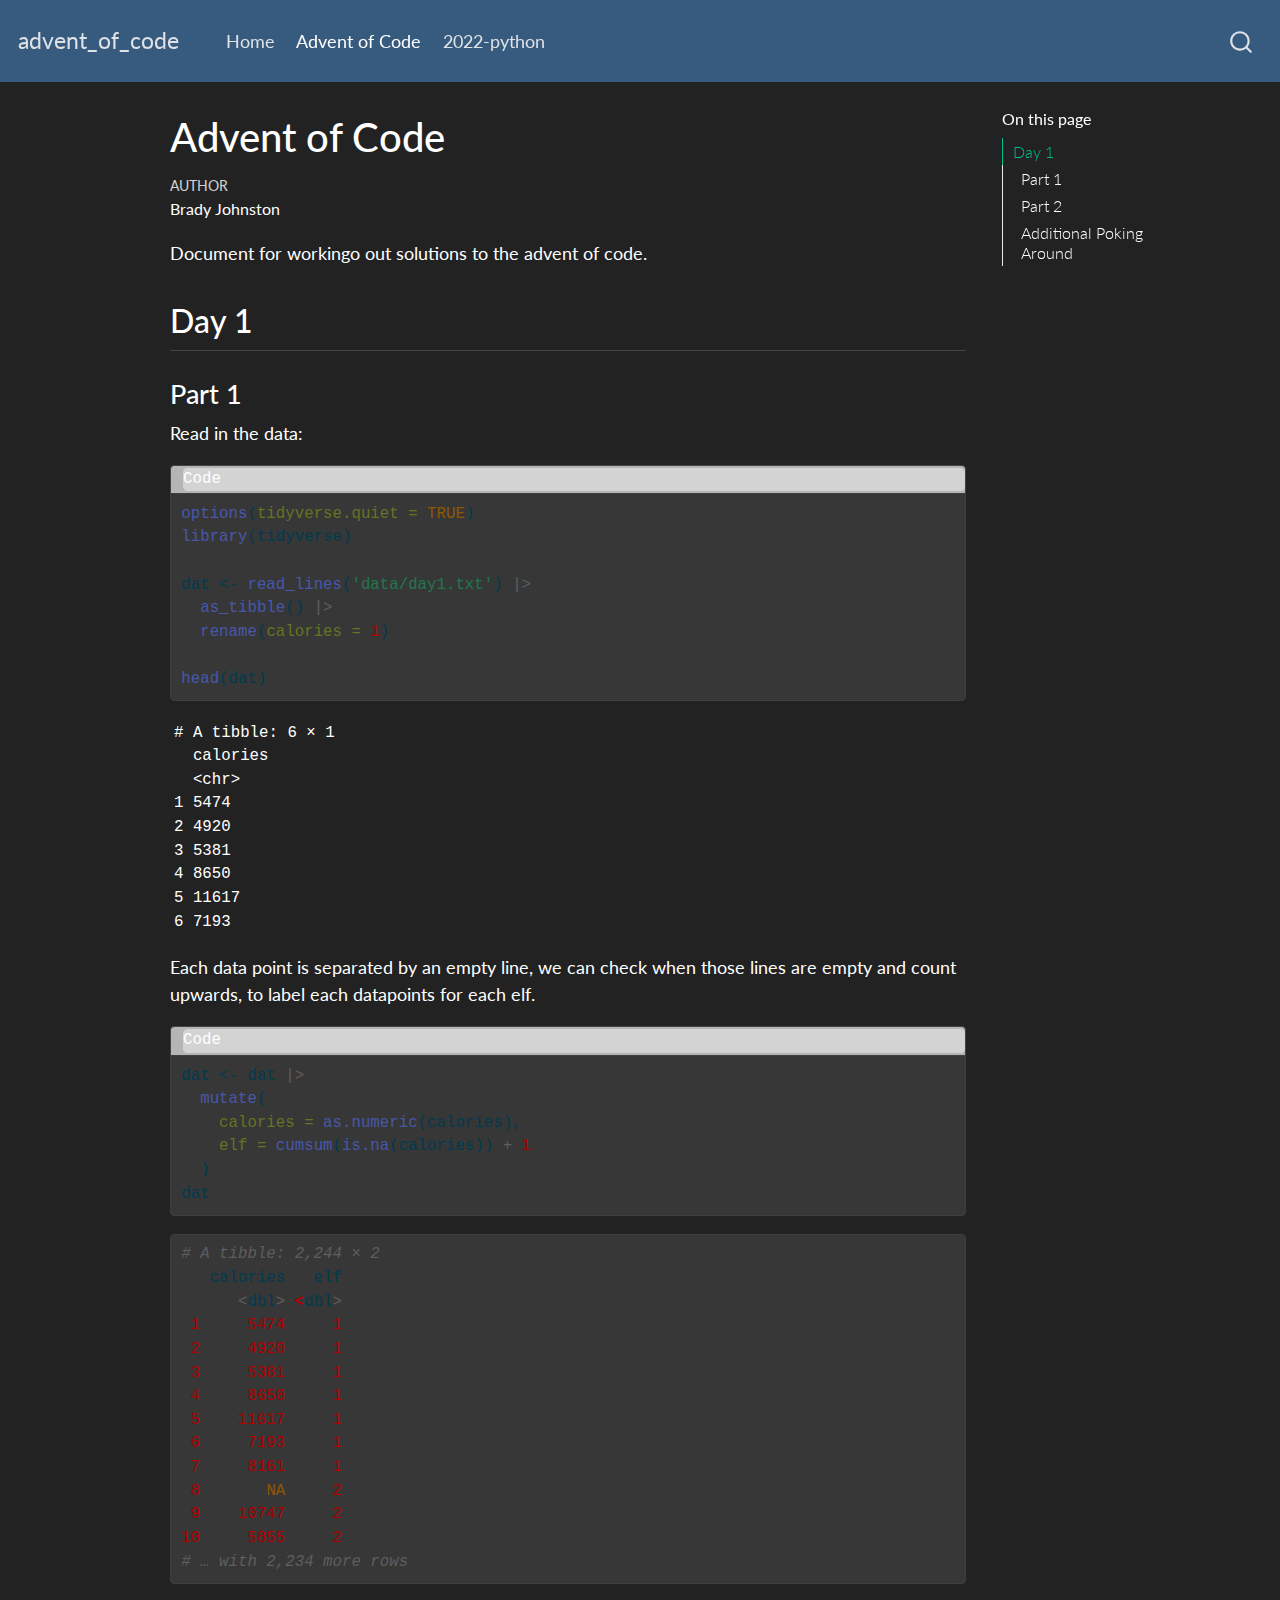
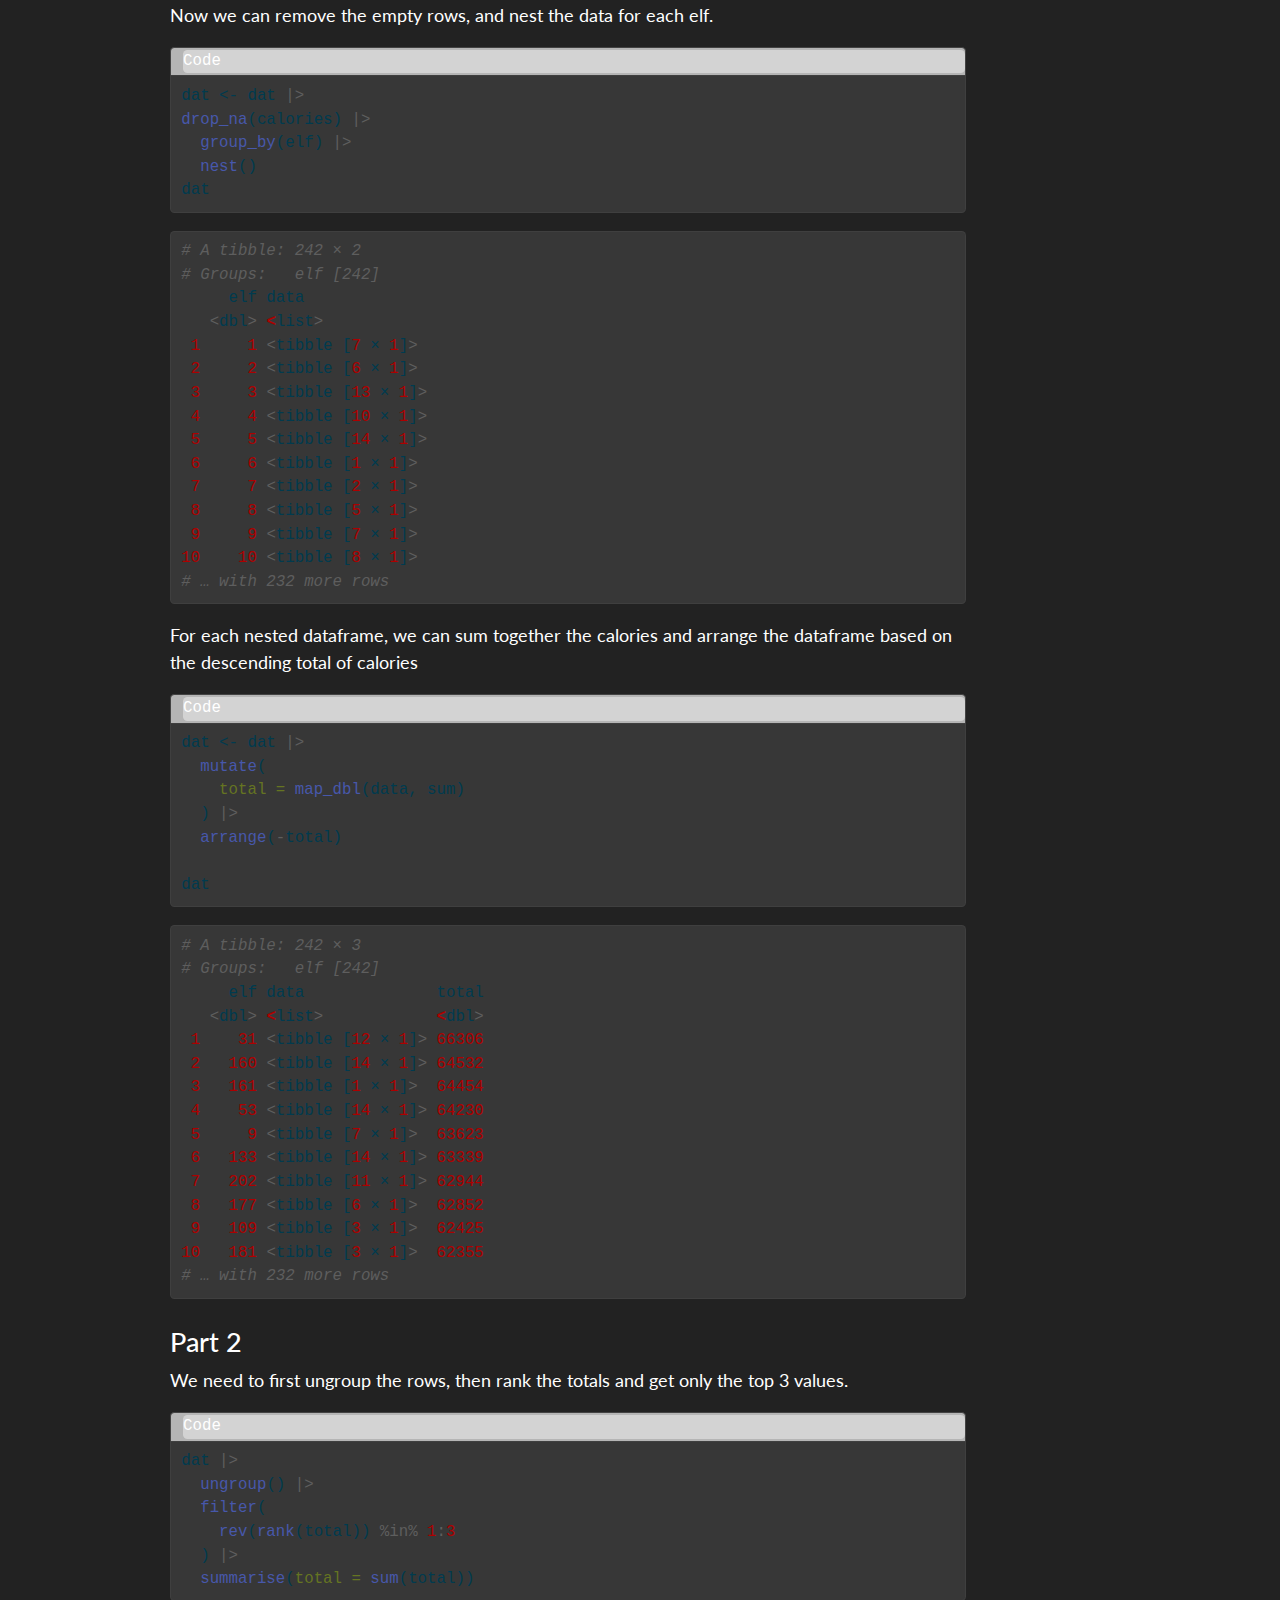
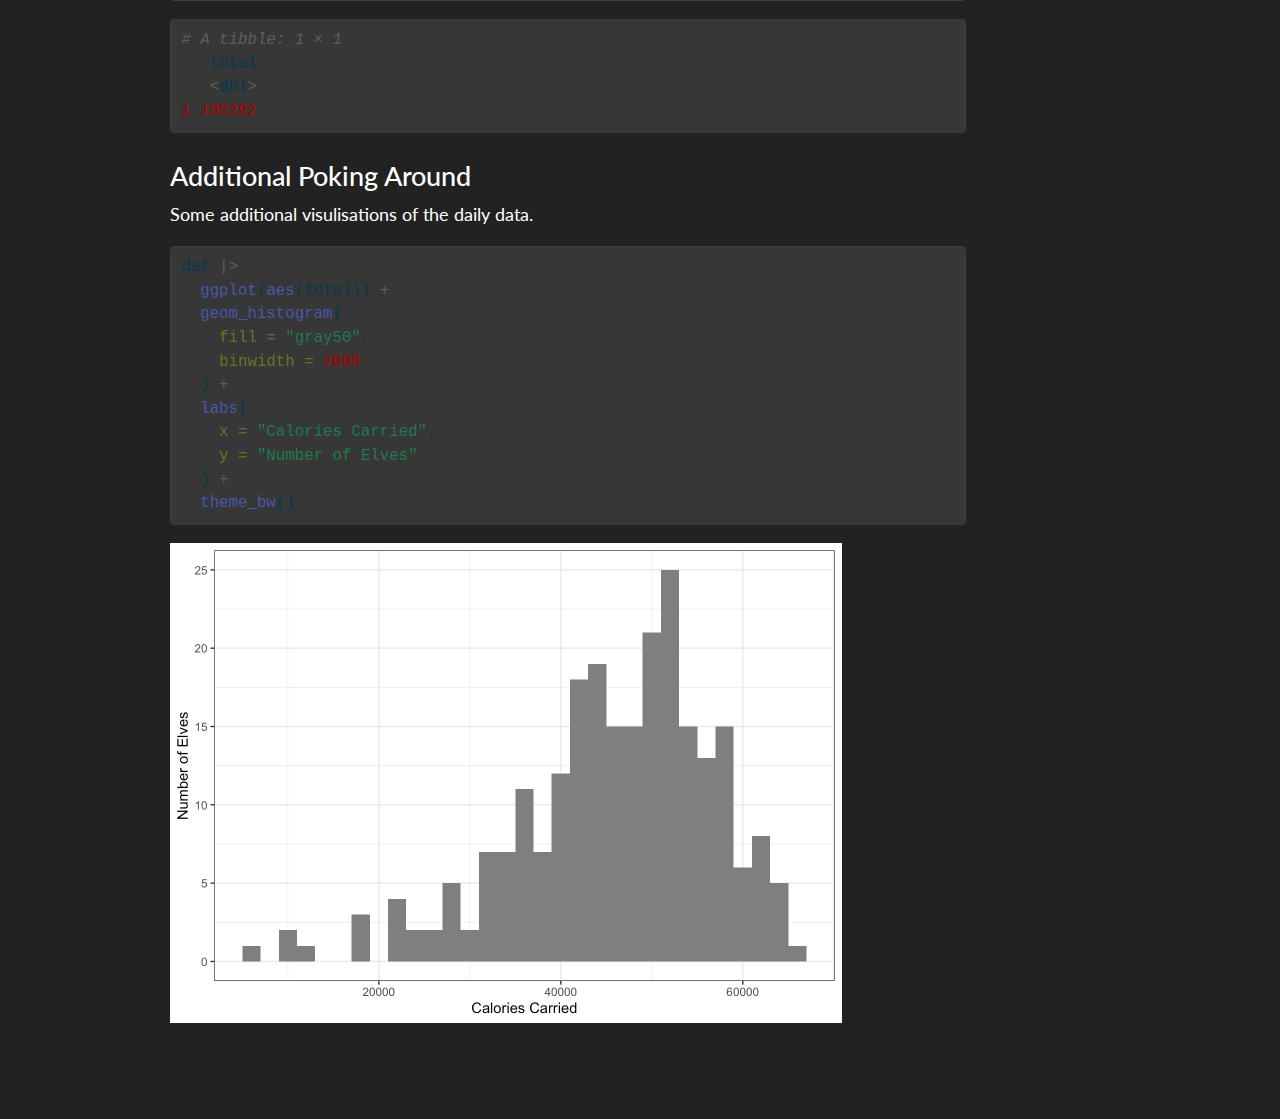
<file: 2022.html>
<!DOCTYPE html>
<html xmlns="http://www.w3.org/1999/xhtml" lang="en" xml:lang="en"><head>

<meta charset="utf-8">
<meta name="generator" content="quarto-1.2.269">

<meta name="viewport" content="width=device-width, initial-scale=1.0, user-scalable=yes">

<meta name="author" content="Brady Johnston">

<title>advent_of_code - Advent of Code</title>
<style>
code{white-space: pre-wrap;}
span.smallcaps{font-variant: small-caps;}
div.columns{display: flex; gap: min(4vw, 1.5em);}
div.column{flex: auto; overflow-x: auto;}
div.hanging-indent{margin-left: 1.5em; text-indent: -1.5em;}
ul.task-list{list-style: none;}
ul.task-list li input[type="checkbox"] {
  width: 0.8em;
  margin: 0 0.8em 0.2em -1.6em;
  vertical-align: middle;
}
pre > code.sourceCode { white-space: pre; position: relative; }
pre > code.sourceCode > span { display: inline-block; line-height: 1.25; }
pre > code.sourceCode > span:empty { height: 1.2em; }
.sourceCode { overflow: visible; }
code.sourceCode > span { color: inherit; text-decoration: inherit; }
div.sourceCode { margin: 1em 0; }
pre.sourceCode { margin: 0; }
@media screen {
div.sourceCode { overflow: auto; }
}
@media print {
pre > code.sourceCode { white-space: pre-wrap; }
pre > code.sourceCode > span { text-indent: -5em; padding-left: 5em; }
}
pre.numberSource code
  { counter-reset: source-line 0; }
pre.numberSource code > span
  { position: relative; left: -4em; counter-increment: source-line; }
pre.numberSource code > span > a:first-child::before
  { content: counter(source-line);
    position: relative; left: -1em; text-align: right; vertical-align: baseline;
    border: none; display: inline-block;
    -webkit-touch-callout: none; -webkit-user-select: none;
    -khtml-user-select: none; -moz-user-select: none;
    -ms-user-select: none; user-select: none;
    padding: 0 4px; width: 4em;
    color: #aaaaaa;
  }
pre.numberSource { margin-left: 3em; border-left: 1px solid #aaaaaa;  padding-left: 4px; }
div.sourceCode
  {   }
@media screen {
pre > code.sourceCode > span > a:first-child::before { text-decoration: underline; }
}
code span.al { color: #ff0000; font-weight: bold; } /* Alert */
code span.an { color: #60a0b0; font-weight: bold; font-style: italic; } /* Annotation */
code span.at { color: #7d9029; } /* Attribute */
code span.bn { color: #40a070; } /* BaseN */
code span.bu { color: #008000; } /* BuiltIn */
code span.cf { color: #007020; font-weight: bold; } /* ControlFlow */
code span.ch { color: #4070a0; } /* Char */
code span.cn { color: #880000; } /* Constant */
code span.co { color: #60a0b0; font-style: italic; } /* Comment */
code span.cv { color: #60a0b0; font-weight: bold; font-style: italic; } /* CommentVar */
code span.do { color: #ba2121; font-style: italic; } /* Documentation */
code span.dt { color: #902000; } /* DataType */
code span.dv { color: #40a070; } /* DecVal */
code span.er { color: #ff0000; font-weight: bold; } /* Error */
code span.ex { } /* Extension */
code span.fl { color: #40a070; } /* Float */
code span.fu { color: #06287e; } /* Function */
code span.im { color: #008000; font-weight: bold; } /* Import */
code span.in { color: #60a0b0; font-weight: bold; font-style: italic; } /* Information */
code span.kw { color: #007020; font-weight: bold; } /* Keyword */
code span.op { color: #666666; } /* Operator */
code span.ot { color: #007020; } /* Other */
code span.pp { color: #bc7a00; } /* Preprocessor */
code span.sc { color: #4070a0; } /* SpecialChar */
code span.ss { color: #bb6688; } /* SpecialString */
code span.st { color: #4070a0; } /* String */
code span.va { color: #19177c; } /* Variable */
code span.vs { color: #4070a0; } /* VerbatimString */
code span.wa { color: #60a0b0; font-weight: bold; font-style: italic; } /* Warning */
</style>


<script src="site_libs/quarto-nav/quarto-nav.js"></script>
<script src="site_libs/quarto-nav/headroom.min.js"></script>
<script src="site_libs/clipboard/clipboard.min.js"></script>
<script src="site_libs/quarto-search/autocomplete.umd.js"></script>
<script src="site_libs/quarto-search/fuse.min.js"></script>
<script src="site_libs/quarto-search/quarto-search.js"></script>
<meta name="quarto:offset" content="./">
<script src="site_libs/quarto-html/quarto.js"></script>
<script src="site_libs/quarto-html/popper.min.js"></script>
<script src="site_libs/quarto-html/tippy.umd.min.js"></script>
<script src="site_libs/quarto-html/anchor.min.js"></script>
<link href="site_libs/quarto-html/tippy.css" rel="stylesheet">
<link href="site_libs/quarto-html/quarto-syntax-highlighting.css" rel="stylesheet" id="quarto-text-highlighting-styles">
<script src="site_libs/bootstrap/bootstrap.min.js"></script>
<link href="site_libs/bootstrap/bootstrap-icons.css" rel="stylesheet">
<link href="site_libs/bootstrap/bootstrap.min.css" rel="stylesheet" id="quarto-bootstrap" data-mode="light">
<script id="quarto-search-options" type="application/json">{
  "location": "navbar",
  "copy-button": false,
  "collapse-after": 3,
  "panel-placement": "end",
  "type": "overlay",
  "limit": 20,
  "language": {
    "search-no-results-text": "No results",
    "search-matching-documents-text": "matching documents",
    "search-copy-link-title": "Copy link to search",
    "search-hide-matches-text": "Hide additional matches",
    "search-more-match-text": "more match in this document",
    "search-more-matches-text": "more matches in this document",
    "search-clear-button-title": "Clear",
    "search-detached-cancel-button-title": "Cancel",
    "search-submit-button-title": "Submit"
  }
}</script>


<link rel="stylesheet" href="styles.css">
</head>

<body class="nav-fixed">

<div id="quarto-search-results"></div>
  <header id="quarto-header" class="headroom fixed-top">
    <nav class="navbar navbar-expand-lg navbar-dark ">
      <div class="navbar-container container-fluid">
      <div class="navbar-brand-container">
    <a class="navbar-brand" href="./index.html">
    <span class="navbar-title">advent_of_code</span>
    </a>
  </div>
          <button class="navbar-toggler" type="button" data-bs-toggle="collapse" data-bs-target="#navbarCollapse" aria-controls="navbarCollapse" aria-expanded="false" aria-label="Toggle navigation" onclick="if (window.quartoToggleHeadroom) { window.quartoToggleHeadroom(); }">
  <span class="navbar-toggler-icon"></span>
</button>
          <div class="collapse navbar-collapse" id="navbarCollapse">
            <ul class="navbar-nav navbar-nav-scroll me-auto">
  <li class="nav-item">
    <a class="nav-link" href="./index.html">
 <span class="menu-text">Home</span></a>
  </li>  
  <li class="nav-item">
    <a class="nav-link active" href="./2022.html" aria-current="page">
 <span class="menu-text">Advent of Code</span></a>
  </li>  
  <li class="nav-item">
    <a class="nav-link" href="./2022-python.html">
 <span class="menu-text">2022-python</span></a>
  </li>  
</ul>
              <div id="quarto-search" class="" title="Search"></div>
          </div> <!-- /navcollapse -->
      </div> <!-- /container-fluid -->
    </nav>
</header>
<!-- content -->
<div id="quarto-content" class="quarto-container page-columns page-rows-contents page-layout-article page-navbar">
<!-- sidebar -->
<!-- margin-sidebar -->
    <div id="quarto-margin-sidebar" class="sidebar margin-sidebar">
        <nav id="TOC" role="doc-toc" class="toc-active">
    <h2 id="toc-title">On this page</h2>
   
  <ul>
  <li><a href="#day-1" id="toc-day-1" class="nav-link active" data-scroll-target="#day-1">Day 1</a>
  <ul class="collapse">
  <li><a href="#part-1" id="toc-part-1" class="nav-link" data-scroll-target="#part-1">Part 1</a></li>
  <li><a href="#part-2" id="toc-part-2" class="nav-link" data-scroll-target="#part-2">Part 2</a></li>
  <li><a href="#additional-poking-around" id="toc-additional-poking-around" class="nav-link" data-scroll-target="#additional-poking-around">Additional Poking Around</a></li>
  </ul></li>
  </ul>
</nav>
    </div>
<!-- main -->
<main class="content" id="quarto-document-content">

<header id="title-block-header" class="quarto-title-block default">
<div class="quarto-title">
<h1 class="title">Advent of Code</h1>
</div>



<div class="quarto-title-meta">

    <div>
    <div class="quarto-title-meta-heading">Author</div>
    <div class="quarto-title-meta-contents">
             <p>Brady Johnston </p>
          </div>
  </div>
    
  
    
  </div>
  

</header>

<p>Document for workingo out solutions to the advent of code.</p>
<section id="day-1" class="level2">
<h2 class="anchored" data-anchor-id="day-1">Day 1</h2>
<section id="part-1" class="level3">
<h3 class="anchored" data-anchor-id="part-1">Part 1</h3>
<p>Read in the data:</p>
<div class="cell">
<div class="code-with-filename">
<div class="code-with-filename-file">
<pre><strong>Code</strong></pre>
</div>
<div class="sourceCode cell-code" id="cb1"><pre class="sourceCode r code-with-copy"><code class="sourceCode r"><span id="cb1-1"><a href="#cb1-1" aria-hidden="true" tabindex="-1"></a><span class="fu">options</span>(<span class="at">tidyverse.quiet =</span> <span class="cn">TRUE</span>)</span>
<span id="cb1-2"><a href="#cb1-2" aria-hidden="true" tabindex="-1"></a><span class="fu">library</span>(tidyverse)</span>
<span id="cb1-3"><a href="#cb1-3" aria-hidden="true" tabindex="-1"></a></span>
<span id="cb1-4"><a href="#cb1-4" aria-hidden="true" tabindex="-1"></a>dat <span class="ot">&lt;-</span> <span class="fu">read_lines</span>(<span class="st">'data/day1.txt'</span>) <span class="sc">|&gt;</span> </span>
<span id="cb1-5"><a href="#cb1-5" aria-hidden="true" tabindex="-1"></a>  <span class="fu">as_tibble</span>() <span class="sc">|&gt;</span> </span>
<span id="cb1-6"><a href="#cb1-6" aria-hidden="true" tabindex="-1"></a>  <span class="fu">rename</span>(<span class="at">calories =</span> <span class="dv">1</span>)</span>
<span id="cb1-7"><a href="#cb1-7" aria-hidden="true" tabindex="-1"></a></span>
<span id="cb1-8"><a href="#cb1-8" aria-hidden="true" tabindex="-1"></a><span class="fu">head</span>(dat)</span></code><button title="Copy to Clipboard" class="code-copy-button"><i class="bi"></i></button></pre></div>
</div>
<div class="cell-output cell-output-stdout">
<pre class="code"><code># A tibble: 6 × 1
  calories
  &lt;chr&gt;   
1 5474    
2 4920    
3 5381    
4 8650    
5 11617   
6 7193    </code></pre>
</div>
</div>
<p>Each data point is separated by an empty line, we can check when those lines are empty and count upwards, to label each datapoints for each elf.</p>
<div class="cell">
<div class="code-with-filename">
<div class="code-with-filename-file">
<pre><strong>Code</strong></pre>
</div>
<div class="sourceCode cell-code" id="cb3"><pre class="sourceCode r code-with-copy"><code class="sourceCode r"><span id="cb3-1"><a href="#cb3-1" aria-hidden="true" tabindex="-1"></a>dat <span class="ot">&lt;-</span> dat <span class="sc">|&gt;</span> </span>
<span id="cb3-2"><a href="#cb3-2" aria-hidden="true" tabindex="-1"></a>  <span class="fu">mutate</span>(</span>
<span id="cb3-3"><a href="#cb3-3" aria-hidden="true" tabindex="-1"></a>    <span class="at">calories =</span> <span class="fu">as.numeric</span>(calories), </span>
<span id="cb3-4"><a href="#cb3-4" aria-hidden="true" tabindex="-1"></a>    <span class="at">elf =</span> <span class="fu">cumsum</span>(<span class="fu">is.na</span>(calories)) <span class="sc">+</span> <span class="dv">1</span></span>
<span id="cb3-5"><a href="#cb3-5" aria-hidden="true" tabindex="-1"></a>  )</span>
<span id="cb3-6"><a href="#cb3-6" aria-hidden="true" tabindex="-1"></a>dat</span></code><button title="Copy to Clipboard" class="code-copy-button"><i class="bi"></i></button></pre></div>
</div>
<div class="cell-output cell-output-stdout">
<div class="sourceCode" id="cb4"><pre class="sourceCode r code-with-copy"><code class="sourceCode r"><span id="cb4-1"><a href="#cb4-1" aria-hidden="true" tabindex="-1"></a><span class="co"># A tibble: 2,244 × 2</span></span>
<span id="cb4-2"><a href="#cb4-2" aria-hidden="true" tabindex="-1"></a>   calories   elf</span>
<span id="cb4-3"><a href="#cb4-3" aria-hidden="true" tabindex="-1"></a>      <span class="sc">&lt;</span>dbl<span class="sc">&gt;</span> <span class="er">&lt;</span>dbl<span class="sc">&gt;</span></span>
<span id="cb4-4"><a href="#cb4-4" aria-hidden="true" tabindex="-1"></a> <span class="dv">1</span>     <span class="dv">5474</span>     <span class="dv">1</span></span>
<span id="cb4-5"><a href="#cb4-5" aria-hidden="true" tabindex="-1"></a> <span class="dv">2</span>     <span class="dv">4920</span>     <span class="dv">1</span></span>
<span id="cb4-6"><a href="#cb4-6" aria-hidden="true" tabindex="-1"></a> <span class="dv">3</span>     <span class="dv">5381</span>     <span class="dv">1</span></span>
<span id="cb4-7"><a href="#cb4-7" aria-hidden="true" tabindex="-1"></a> <span class="dv">4</span>     <span class="dv">8650</span>     <span class="dv">1</span></span>
<span id="cb4-8"><a href="#cb4-8" aria-hidden="true" tabindex="-1"></a> <span class="dv">5</span>    <span class="dv">11617</span>     <span class="dv">1</span></span>
<span id="cb4-9"><a href="#cb4-9" aria-hidden="true" tabindex="-1"></a> <span class="dv">6</span>     <span class="dv">7193</span>     <span class="dv">1</span></span>
<span id="cb4-10"><a href="#cb4-10" aria-hidden="true" tabindex="-1"></a> <span class="dv">7</span>     <span class="dv">8161</span>     <span class="dv">1</span></span>
<span id="cb4-11"><a href="#cb4-11" aria-hidden="true" tabindex="-1"></a> <span class="dv">8</span>       <span class="cn">NA</span>     <span class="dv">2</span></span>
<span id="cb4-12"><a href="#cb4-12" aria-hidden="true" tabindex="-1"></a> <span class="dv">9</span>    <span class="dv">10747</span>     <span class="dv">2</span></span>
<span id="cb4-13"><a href="#cb4-13" aria-hidden="true" tabindex="-1"></a><span class="dv">10</span>     <span class="dv">5855</span>     <span class="dv">2</span></span>
<span id="cb4-14"><a href="#cb4-14" aria-hidden="true" tabindex="-1"></a><span class="co"># … with 2,234 more rows</span></span></code><button title="Copy to Clipboard" class="code-copy-button"><i class="bi"></i></button></pre></div>
</div>
</div>
<p>Now we can remove the empty rows, and nest the data for each elf.</p>
<div class="cell">
<div class="code-with-filename">
<div class="code-with-filename-file">
<pre><strong>Code</strong></pre>
</div>
<div class="sourceCode cell-code" id="cb5"><pre class="sourceCode r code-with-copy"><code class="sourceCode r"><span id="cb5-1"><a href="#cb5-1" aria-hidden="true" tabindex="-1"></a>dat <span class="ot">&lt;-</span> dat <span class="sc">|&gt;</span> </span>
<span id="cb5-2"><a href="#cb5-2" aria-hidden="true" tabindex="-1"></a><span class="fu">drop_na</span>(calories) <span class="sc">|&gt;</span> </span>
<span id="cb5-3"><a href="#cb5-3" aria-hidden="true" tabindex="-1"></a>  <span class="fu">group_by</span>(elf) <span class="sc">|&gt;</span> </span>
<span id="cb5-4"><a href="#cb5-4" aria-hidden="true" tabindex="-1"></a>  <span class="fu">nest</span>() </span>
<span id="cb5-5"><a href="#cb5-5" aria-hidden="true" tabindex="-1"></a>dat</span></code><button title="Copy to Clipboard" class="code-copy-button"><i class="bi"></i></button></pre></div>
</div>
<div class="cell-output cell-output-stdout">
<div class="sourceCode" id="cb6"><pre class="sourceCode r code-with-copy"><code class="sourceCode r"><span id="cb6-1"><a href="#cb6-1" aria-hidden="true" tabindex="-1"></a><span class="co"># A tibble: 242 × 2</span></span>
<span id="cb6-2"><a href="#cb6-2" aria-hidden="true" tabindex="-1"></a><span class="co"># Groups:   elf [242]</span></span>
<span id="cb6-3"><a href="#cb6-3" aria-hidden="true" tabindex="-1"></a>     elf data             </span>
<span id="cb6-4"><a href="#cb6-4" aria-hidden="true" tabindex="-1"></a>   <span class="sc">&lt;</span>dbl<span class="sc">&gt;</span> <span class="er">&lt;</span>list<span class="sc">&gt;</span>           </span>
<span id="cb6-5"><a href="#cb6-5" aria-hidden="true" tabindex="-1"></a> <span class="dv">1</span>     <span class="dv">1</span> <span class="sc">&lt;</span>tibble [<span class="dv">7</span> × <span class="dv">1</span>]<span class="sc">&gt;</span> </span>
<span id="cb6-6"><a href="#cb6-6" aria-hidden="true" tabindex="-1"></a> <span class="dv">2</span>     <span class="dv">2</span> <span class="sc">&lt;</span>tibble [<span class="dv">6</span> × <span class="dv">1</span>]<span class="sc">&gt;</span> </span>
<span id="cb6-7"><a href="#cb6-7" aria-hidden="true" tabindex="-1"></a> <span class="dv">3</span>     <span class="dv">3</span> <span class="sc">&lt;</span>tibble [<span class="dv">13</span> × <span class="dv">1</span>]<span class="sc">&gt;</span></span>
<span id="cb6-8"><a href="#cb6-8" aria-hidden="true" tabindex="-1"></a> <span class="dv">4</span>     <span class="dv">4</span> <span class="sc">&lt;</span>tibble [<span class="dv">10</span> × <span class="dv">1</span>]<span class="sc">&gt;</span></span>
<span id="cb6-9"><a href="#cb6-9" aria-hidden="true" tabindex="-1"></a> <span class="dv">5</span>     <span class="dv">5</span> <span class="sc">&lt;</span>tibble [<span class="dv">14</span> × <span class="dv">1</span>]<span class="sc">&gt;</span></span>
<span id="cb6-10"><a href="#cb6-10" aria-hidden="true" tabindex="-1"></a> <span class="dv">6</span>     <span class="dv">6</span> <span class="sc">&lt;</span>tibble [<span class="dv">1</span> × <span class="dv">1</span>]<span class="sc">&gt;</span> </span>
<span id="cb6-11"><a href="#cb6-11" aria-hidden="true" tabindex="-1"></a> <span class="dv">7</span>     <span class="dv">7</span> <span class="sc">&lt;</span>tibble [<span class="dv">2</span> × <span class="dv">1</span>]<span class="sc">&gt;</span> </span>
<span id="cb6-12"><a href="#cb6-12" aria-hidden="true" tabindex="-1"></a> <span class="dv">8</span>     <span class="dv">8</span> <span class="sc">&lt;</span>tibble [<span class="dv">5</span> × <span class="dv">1</span>]<span class="sc">&gt;</span> </span>
<span id="cb6-13"><a href="#cb6-13" aria-hidden="true" tabindex="-1"></a> <span class="dv">9</span>     <span class="dv">9</span> <span class="sc">&lt;</span>tibble [<span class="dv">7</span> × <span class="dv">1</span>]<span class="sc">&gt;</span> </span>
<span id="cb6-14"><a href="#cb6-14" aria-hidden="true" tabindex="-1"></a><span class="dv">10</span>    <span class="dv">10</span> <span class="sc">&lt;</span>tibble [<span class="dv">8</span> × <span class="dv">1</span>]<span class="sc">&gt;</span> </span>
<span id="cb6-15"><a href="#cb6-15" aria-hidden="true" tabindex="-1"></a><span class="co"># … with 232 more rows</span></span></code><button title="Copy to Clipboard" class="code-copy-button"><i class="bi"></i></button></pre></div>
</div>
</div>
<p>For each nested dataframe, we can sum together the calories and arrange the dataframe based on the descending total of calories</p>
<div class="cell">
<div class="code-with-filename">
<div class="code-with-filename-file">
<pre><strong>Code</strong></pre>
</div>
<div class="sourceCode cell-code" id="cb7"><pre class="sourceCode r code-with-copy"><code class="sourceCode r"><span id="cb7-1"><a href="#cb7-1" aria-hidden="true" tabindex="-1"></a>dat <span class="ot">&lt;-</span> dat <span class="sc">|&gt;</span> </span>
<span id="cb7-2"><a href="#cb7-2" aria-hidden="true" tabindex="-1"></a>  <span class="fu">mutate</span>(</span>
<span id="cb7-3"><a href="#cb7-3" aria-hidden="true" tabindex="-1"></a>    <span class="at">total =</span> <span class="fu">map_dbl</span>(data, sum)</span>
<span id="cb7-4"><a href="#cb7-4" aria-hidden="true" tabindex="-1"></a>  ) <span class="sc">|&gt;</span> </span>
<span id="cb7-5"><a href="#cb7-5" aria-hidden="true" tabindex="-1"></a>  <span class="fu">arrange</span>(<span class="sc">-</span>total)</span>
<span id="cb7-6"><a href="#cb7-6" aria-hidden="true" tabindex="-1"></a></span>
<span id="cb7-7"><a href="#cb7-7" aria-hidden="true" tabindex="-1"></a>dat</span></code><button title="Copy to Clipboard" class="code-copy-button"><i class="bi"></i></button></pre></div>
</div>
<div class="cell-output cell-output-stdout">
<div class="sourceCode" id="cb8"><pre class="sourceCode r code-with-copy"><code class="sourceCode r"><span id="cb8-1"><a href="#cb8-1" aria-hidden="true" tabindex="-1"></a><span class="co"># A tibble: 242 × 3</span></span>
<span id="cb8-2"><a href="#cb8-2" aria-hidden="true" tabindex="-1"></a><span class="co"># Groups:   elf [242]</span></span>
<span id="cb8-3"><a href="#cb8-3" aria-hidden="true" tabindex="-1"></a>     elf data              total</span>
<span id="cb8-4"><a href="#cb8-4" aria-hidden="true" tabindex="-1"></a>   <span class="sc">&lt;</span>dbl<span class="sc">&gt;</span> <span class="er">&lt;</span>list<span class="sc">&gt;</span>            <span class="er">&lt;</span>dbl<span class="sc">&gt;</span></span>
<span id="cb8-5"><a href="#cb8-5" aria-hidden="true" tabindex="-1"></a> <span class="dv">1</span>    <span class="dv">31</span> <span class="sc">&lt;</span>tibble [<span class="dv">12</span> × <span class="dv">1</span>]<span class="sc">&gt;</span> <span class="dv">66306</span></span>
<span id="cb8-6"><a href="#cb8-6" aria-hidden="true" tabindex="-1"></a> <span class="dv">2</span>   <span class="dv">160</span> <span class="sc">&lt;</span>tibble [<span class="dv">14</span> × <span class="dv">1</span>]<span class="sc">&gt;</span> <span class="dv">64532</span></span>
<span id="cb8-7"><a href="#cb8-7" aria-hidden="true" tabindex="-1"></a> <span class="dv">3</span>   <span class="dv">161</span> <span class="sc">&lt;</span>tibble [<span class="dv">1</span> × <span class="dv">1</span>]<span class="sc">&gt;</span>  <span class="dv">64454</span></span>
<span id="cb8-8"><a href="#cb8-8" aria-hidden="true" tabindex="-1"></a> <span class="dv">4</span>    <span class="dv">53</span> <span class="sc">&lt;</span>tibble [<span class="dv">14</span> × <span class="dv">1</span>]<span class="sc">&gt;</span> <span class="dv">64230</span></span>
<span id="cb8-9"><a href="#cb8-9" aria-hidden="true" tabindex="-1"></a> <span class="dv">5</span>     <span class="dv">9</span> <span class="sc">&lt;</span>tibble [<span class="dv">7</span> × <span class="dv">1</span>]<span class="sc">&gt;</span>  <span class="dv">63623</span></span>
<span id="cb8-10"><a href="#cb8-10" aria-hidden="true" tabindex="-1"></a> <span class="dv">6</span>   <span class="dv">133</span> <span class="sc">&lt;</span>tibble [<span class="dv">14</span> × <span class="dv">1</span>]<span class="sc">&gt;</span> <span class="dv">63339</span></span>
<span id="cb8-11"><a href="#cb8-11" aria-hidden="true" tabindex="-1"></a> <span class="dv">7</span>   <span class="dv">202</span> <span class="sc">&lt;</span>tibble [<span class="dv">11</span> × <span class="dv">1</span>]<span class="sc">&gt;</span> <span class="dv">62944</span></span>
<span id="cb8-12"><a href="#cb8-12" aria-hidden="true" tabindex="-1"></a> <span class="dv">8</span>   <span class="dv">177</span> <span class="sc">&lt;</span>tibble [<span class="dv">6</span> × <span class="dv">1</span>]<span class="sc">&gt;</span>  <span class="dv">62852</span></span>
<span id="cb8-13"><a href="#cb8-13" aria-hidden="true" tabindex="-1"></a> <span class="dv">9</span>   <span class="dv">109</span> <span class="sc">&lt;</span>tibble [<span class="dv">3</span> × <span class="dv">1</span>]<span class="sc">&gt;</span>  <span class="dv">62425</span></span>
<span id="cb8-14"><a href="#cb8-14" aria-hidden="true" tabindex="-1"></a><span class="dv">10</span>   <span class="dv">181</span> <span class="sc">&lt;</span>tibble [<span class="dv">3</span> × <span class="dv">1</span>]<span class="sc">&gt;</span>  <span class="dv">62355</span></span>
<span id="cb8-15"><a href="#cb8-15" aria-hidden="true" tabindex="-1"></a><span class="co"># … with 232 more rows</span></span></code><button title="Copy to Clipboard" class="code-copy-button"><i class="bi"></i></button></pre></div>
</div>
</div>
</section>
<section id="part-2" class="level3">
<h3 class="anchored" data-anchor-id="part-2">Part 2</h3>
<p>We need to first ungroup the rows, then rank the totals and get only the top 3 values.</p>
<div class="cell">
<div class="code-with-filename">
<div class="code-with-filename-file">
<pre><strong>Code</strong></pre>
</div>
<div class="sourceCode cell-code" id="cb9"><pre class="sourceCode r code-with-copy"><code class="sourceCode r"><span id="cb9-1"><a href="#cb9-1" aria-hidden="true" tabindex="-1"></a>dat <span class="sc">|&gt;</span> </span>
<span id="cb9-2"><a href="#cb9-2" aria-hidden="true" tabindex="-1"></a>  <span class="fu">ungroup</span>() <span class="sc">|&gt;</span> </span>
<span id="cb9-3"><a href="#cb9-3" aria-hidden="true" tabindex="-1"></a>  <span class="fu">filter</span>(</span>
<span id="cb9-4"><a href="#cb9-4" aria-hidden="true" tabindex="-1"></a>    <span class="fu">rev</span>(<span class="fu">rank</span>(total)) <span class="sc">%in%</span> <span class="dv">1</span><span class="sc">:</span><span class="dv">3</span></span>
<span id="cb9-5"><a href="#cb9-5" aria-hidden="true" tabindex="-1"></a>  ) <span class="sc">|&gt;</span> </span>
<span id="cb9-6"><a href="#cb9-6" aria-hidden="true" tabindex="-1"></a>  <span class="fu">summarise</span>(<span class="at">total =</span> <span class="fu">sum</span>(total))</span></code><button title="Copy to Clipboard" class="code-copy-button"><i class="bi"></i></button></pre></div>
</div>
<div class="cell-output cell-output-stdout">
<div class="sourceCode" id="cb10"><pre class="sourceCode r code-with-copy"><code class="sourceCode r"><span id="cb10-1"><a href="#cb10-1" aria-hidden="true" tabindex="-1"></a><span class="co"># A tibble: 1 × 1</span></span>
<span id="cb10-2"><a href="#cb10-2" aria-hidden="true" tabindex="-1"></a>   total</span>
<span id="cb10-3"><a href="#cb10-3" aria-hidden="true" tabindex="-1"></a>   <span class="sc">&lt;</span>dbl<span class="sc">&gt;</span></span>
<span id="cb10-4"><a href="#cb10-4" aria-hidden="true" tabindex="-1"></a><span class="dv">1</span> <span class="dv">195292</span></span></code><button title="Copy to Clipboard" class="code-copy-button"><i class="bi"></i></button></pre></div>
</div>
</div>
</section>
<section id="additional-poking-around" class="level3">
<h3 class="anchored" data-anchor-id="additional-poking-around">Additional Poking Around</h3>
<p>Some additional visulisations of the daily data.</p>
<div class="cell">
<div class="sourceCode cell-code" id="cb11"><pre class="sourceCode r code-with-copy"><code class="sourceCode r"><span id="cb11-1"><a href="#cb11-1" aria-hidden="true" tabindex="-1"></a>dat <span class="sc">|&gt;</span> </span>
<span id="cb11-2"><a href="#cb11-2" aria-hidden="true" tabindex="-1"></a>  <span class="fu">ggplot</span>(<span class="fu">aes</span>(total)) <span class="sc">+</span> </span>
<span id="cb11-3"><a href="#cb11-3" aria-hidden="true" tabindex="-1"></a>  <span class="fu">geom_histogram</span>(</span>
<span id="cb11-4"><a href="#cb11-4" aria-hidden="true" tabindex="-1"></a>    <span class="at">fill =</span> <span class="st">"gray50"</span>, </span>
<span id="cb11-5"><a href="#cb11-5" aria-hidden="true" tabindex="-1"></a>    <span class="at">binwidth =</span> <span class="dv">2000</span></span>
<span id="cb11-6"><a href="#cb11-6" aria-hidden="true" tabindex="-1"></a>  ) <span class="sc">+</span> </span>
<span id="cb11-7"><a href="#cb11-7" aria-hidden="true" tabindex="-1"></a>  <span class="fu">labs</span>(</span>
<span id="cb11-8"><a href="#cb11-8" aria-hidden="true" tabindex="-1"></a>    <span class="at">x =</span> <span class="st">"Calories Carried"</span>, </span>
<span id="cb11-9"><a href="#cb11-9" aria-hidden="true" tabindex="-1"></a>    <span class="at">y =</span> <span class="st">"Number of Elves"</span></span>
<span id="cb11-10"><a href="#cb11-10" aria-hidden="true" tabindex="-1"></a>  ) <span class="sc">+</span> </span>
<span id="cb11-11"><a href="#cb11-11" aria-hidden="true" tabindex="-1"></a>  <span class="fu">theme_bw</span>()</span></code><button title="Copy to Clipboard" class="code-copy-button"><i class="bi"></i></button></pre></div>
<div class="cell-output-display">
<p><img src="2022_files/figure-html/unnamed-chunk-6-1.png" class="img-fluid" width="672"></p>
</div>
</div>


</section>
</section>

</main> <!-- /main -->
<script id="quarto-html-after-body" type="application/javascript">
window.document.addEventListener("DOMContentLoaded", function (event) {
  const toggleBodyColorMode = (bsSheetEl) => {
    const mode = bsSheetEl.getAttribute("data-mode");
    const bodyEl = window.document.querySelector("body");
    if (mode === "dark") {
      bodyEl.classList.add("quarto-dark");
      bodyEl.classList.remove("quarto-light");
    } else {
      bodyEl.classList.add("quarto-light");
      bodyEl.classList.remove("quarto-dark");
    }
  }
  const toggleBodyColorPrimary = () => {
    const bsSheetEl = window.document.querySelector("link#quarto-bootstrap");
    if (bsSheetEl) {
      toggleBodyColorMode(bsSheetEl);
    }
  }
  toggleBodyColorPrimary();  
  const icon = "";
  const anchorJS = new window.AnchorJS();
  anchorJS.options = {
    placement: 'right',
    icon: icon
  };
  anchorJS.add('.anchored');
  const clipboard = new window.ClipboardJS('.code-copy-button', {
    target: function(trigger) {
      return trigger.previousElementSibling;
    }
  });
  clipboard.on('success', function(e) {
    // button target
    const button = e.trigger;
    // don't keep focus
    button.blur();
    // flash "checked"
    button.classList.add('code-copy-button-checked');
    var currentTitle = button.getAttribute("title");
    button.setAttribute("title", "Copied!");
    let tooltip;
    if (window.bootstrap) {
      button.setAttribute("data-bs-toggle", "tooltip");
      button.setAttribute("data-bs-placement", "left");
      button.setAttribute("data-bs-title", "Copied!");
      tooltip = new bootstrap.Tooltip(button, 
        { trigger: "manual", 
          customClass: "code-copy-button-tooltip",
          offset: [0, -8]});
      tooltip.show();    
    }
    setTimeout(function() {
      if (tooltip) {
        tooltip.hide();
        button.removeAttribute("data-bs-title");
        button.removeAttribute("data-bs-toggle");
        button.removeAttribute("data-bs-placement");
      }
      button.setAttribute("title", currentTitle);
      button.classList.remove('code-copy-button-checked');
    }, 1000);
    // clear code selection
    e.clearSelection();
  });
  function tippyHover(el, contentFn) {
    const config = {
      allowHTML: true,
      content: contentFn,
      maxWidth: 500,
      delay: 100,
      arrow: false,
      appendTo: function(el) {
          return el.parentElement;
      },
      interactive: true,
      interactiveBorder: 10,
      theme: 'quarto',
      placement: 'bottom-start'
    };
    window.tippy(el, config); 
  }
  const noterefs = window.document.querySelectorAll('a[role="doc-noteref"]');
  for (var i=0; i<noterefs.length; i++) {
    const ref = noterefs[i];
    tippyHover(ref, function() {
      // use id or data attribute instead here
      let href = ref.getAttribute('data-footnote-href') || ref.getAttribute('href');
      try { href = new URL(href).hash; } catch {}
      const id = href.replace(/^#\/?/, "");
      const note = window.document.getElementById(id);
      return note.innerHTML;
    });
  }
  const findCites = (el) => {
    const parentEl = el.parentElement;
    if (parentEl) {
      const cites = parentEl.dataset.cites;
      if (cites) {
        return {
          el,
          cites: cites.split(' ')
        };
      } else {
        return findCites(el.parentElement)
      }
    } else {
      return undefined;
    }
  };
  var bibliorefs = window.document.querySelectorAll('a[role="doc-biblioref"]');
  for (var i=0; i<bibliorefs.length; i++) {
    const ref = bibliorefs[i];
    const citeInfo = findCites(ref);
    if (citeInfo) {
      tippyHover(citeInfo.el, function() {
        var popup = window.document.createElement('div');
        citeInfo.cites.forEach(function(cite) {
          var citeDiv = window.document.createElement('div');
          citeDiv.classList.add('hanging-indent');
          citeDiv.classList.add('csl-entry');
          var biblioDiv = window.document.getElementById('ref-' + cite);
          if (biblioDiv) {
            citeDiv.innerHTML = biblioDiv.innerHTML;
          }
          popup.appendChild(citeDiv);
        });
        return popup.innerHTML;
      });
    }
  }
});
</script>
</div> <!-- /content -->



</body></html>
</file>
<file: site_libs/quarto-html/tippy.css>
.tippy-box[data-animation=fade][data-state=hidden]{opacity:0}[data-tippy-root]{max-width:calc(100vw - 10px)}.tippy-box{position:relative;background-color:#333;color:#fff;border-radius:4px;font-size:14px;line-height:1.4;white-space:normal;outline:0;transition-property:transform,visibility,opacity}.tippy-box[data-placement^=top]>.tippy-arrow{bottom:0}.tippy-box[data-placement^=top]>.tippy-arrow:before{bottom:-7px;left:0;border-width:8px 8px 0;border-top-color:initial;transform-origin:center top}.tippy-box[data-placement^=bottom]>.tippy-arrow{top:0}.tippy-box[data-placement^=bottom]>.tippy-arrow:before{top:-7px;left:0;border-width:0 8px 8px;border-bottom-color:initial;transform-origin:center bottom}.tippy-box[data-placement^=left]>.tippy-arrow{right:0}.tippy-box[data-placement^=left]>.tippy-arrow:before{border-width:8px 0 8px 8px;border-left-color:initial;right:-7px;transform-origin:center left}.tippy-box[data-placement^=right]>.tippy-arrow{left:0}.tippy-box[data-placement^=right]>.tippy-arrow:before{left:-7px;border-width:8px 8px 8px 0;border-right-color:initial;transform-origin:center right}.tippy-box[data-inertia][data-state=visible]{transition-timing-function:cubic-bezier(.54,1.5,.38,1.11)}.tippy-arrow{width:16px;height:16px;color:#333}.tippy-arrow:before{content:"";position:absolute;border-color:transparent;border-style:solid}.tippy-content{position:relative;padding:5px 9px;z-index:1}
</file>
<file: site_libs/quarto-html/quarto-syntax-highlighting-dark.css>
/* quarto syntax highlight colors */
:root {
  --quarto-hl-al-color: #f07178;
  --quarto-hl-an-color: #d4d0ab;
  --quarto-hl-at-color: #00e0e0;
  --quarto-hl-bn-color: #d4d0ab;
  --quarto-hl-bu-color: #abe338;
  --quarto-hl-ch-color: #abe338;
  --quarto-hl-co-color: #f8f8f2;
  --quarto-hl-cv-color: #ffd700;
  --quarto-hl-cn-color: #ffd700;
  --quarto-hl-cf-color: #ffa07a;
  --quarto-hl-dt-color: #ffa07a;
  --quarto-hl-dv-color: #d4d0ab;
  --quarto-hl-do-color: #f8f8f2;
  --quarto-hl-er-color: #f07178;
  --quarto-hl-ex-color: #00e0e0;
  --quarto-hl-fl-color: #d4d0ab;
  --quarto-hl-fu-color: #ffa07a;
  --quarto-hl-im-color: #abe338;
  --quarto-hl-in-color: #d4d0ab;
  --quarto-hl-kw-color: #ffa07a;
  --quarto-hl-op-color: #ffa07a;
  --quarto-hl-ot-color: #00e0e0;
  --quarto-hl-pp-color: #dcc6e0;
  --quarto-hl-re-color: #00e0e0;
  --quarto-hl-sc-color: #abe338;
  --quarto-hl-ss-color: #abe338;
  --quarto-hl-st-color: #abe338;
  --quarto-hl-va-color: #00e0e0;
  --quarto-hl-vs-color: #abe338;
  --quarto-hl-wa-color: #dcc6e0;
}

/* other quarto variables */
:root {
  --quarto-font-monospace: SFMono-Regular, Menlo, Monaco, Consolas, "Liberation Mono", "Courier New", monospace;
}

code span.al {
  font-weight: bold;
  color: #f07178;
}

code span.an {
  color: #d4d0ab;
}

code span.at {
  color: #00e0e0;
}

code span.bn {
  color: #d4d0ab;
}

code span.bu {
  color: #abe338;
}

code span.ch {
  color: #abe338;
}

code span.co {
  font-style: italic;
  color: #f8f8f2;
}

code span.cv {
  color: #ffd700;
}

code span.cn {
  color: #ffd700;
}

code span.cf {
  font-weight: bold;
  color: #ffa07a;
}

code span.dt {
  color: #ffa07a;
}

code span.dv {
  color: #d4d0ab;
}

code span.do {
  color: #f8f8f2;
}

code span.er {
  color: #f07178;
  text-decoration: underline;
}

code span.ex {
  font-weight: bold;
  color: #00e0e0;
}

code span.fl {
  color: #d4d0ab;
}

code span.fu {
  color: #ffa07a;
}

code span.im {
  color: #abe338;
}

code span.in {
  color: #d4d0ab;
}

code span.kw {
  font-weight: bold;
  color: #ffa07a;
}

pre > code.sourceCode > span {
  color: #f8f8f2;
}

code span {
  color: #f8f8f2;
}

code.sourceCode > span {
  color: #f8f8f2;
}

div.sourceCode,
div.sourceCode pre.sourceCode {
  color: #f8f8f2;
}

code span.op {
  color: #ffa07a;
}

code span.ot {
  color: #00e0e0;
}

code span.pp {
  color: #dcc6e0;
}

code span.re {
  color: #00e0e0;
}

code span.sc {
  color: #abe338;
}

code span.ss {
  color: #abe338;
}

code span.st {
  color: #abe338;
}

code span.va {
  color: #00e0e0;
}

code span.vs {
  color: #abe338;
}

code span.wa {
  color: #dcc6e0;
}

.prevent-inlining {
  content: "</";
}

/*# sourceMappingURL=935a306eefa94366c21e1a970dddb765.css.map */
</file>
<file: styles.css>
/* css styles */
</file>
<file: site_libs/quarto-html/quarto-syntax-highlighting.css>
/* quarto syntax highlight colors */
:root {
  --quarto-hl-ot-color: #003B4F;
  --quarto-hl-at-color: #657422;
  --quarto-hl-ss-color: #20794D;
  --quarto-hl-an-color: #5E5E5E;
  --quarto-hl-fu-color: #4758AB;
  --quarto-hl-st-color: #20794D;
  --quarto-hl-cf-color: #003B4F;
  --quarto-hl-op-color: #5E5E5E;
  --quarto-hl-er-color: #AD0000;
  --quarto-hl-bn-color: #AD0000;
  --quarto-hl-al-color: #AD0000;
  --quarto-hl-va-color: #111111;
  --quarto-hl-bu-color: inherit;
  --quarto-hl-ex-color: inherit;
  --quarto-hl-pp-color: #AD0000;
  --quarto-hl-in-color: #5E5E5E;
  --quarto-hl-vs-color: #20794D;
  --quarto-hl-wa-color: #5E5E5E;
  --quarto-hl-do-color: #5E5E5E;
  --quarto-hl-im-color: #00769E;
  --quarto-hl-ch-color: #20794D;
  --quarto-hl-dt-color: #AD0000;
  --quarto-hl-fl-color: #AD0000;
  --quarto-hl-co-color: #5E5E5E;
  --quarto-hl-cv-color: #5E5E5E;
  --quarto-hl-cn-color: #8f5902;
  --quarto-hl-sc-color: #5E5E5E;
  --quarto-hl-dv-color: #AD0000;
  --quarto-hl-kw-color: #003B4F;
}

/* other quarto variables */
:root {
  --quarto-font-monospace: SFMono-Regular, Menlo, Monaco, Consolas, "Liberation Mono", "Courier New", monospace;
}

pre > code.sourceCode > span {
  color: #003B4F;
}

code span {
  color: #003B4F;
}

code.sourceCode > span {
  color: #003B4F;
}

div.sourceCode,
div.sourceCode pre.sourceCode {
  color: #003B4F;
}

code span.ot {
  color: #003B4F;
}

code span.at {
  color: #657422;
}

code span.ss {
  color: #20794D;
}

code span.an {
  color: #5E5E5E;
}

code span.fu {
  color: #4758AB;
}

code span.st {
  color: #20794D;
}

code span.cf {
  color: #003B4F;
}

code span.op {
  color: #5E5E5E;
}

code span.er {
  color: #AD0000;
}

code span.bn {
  color: #AD0000;
}

code span.al {
  color: #AD0000;
}

code span.va {
  color: #111111;
}

code span.pp {
  color: #AD0000;
}

code span.in {
  color: #5E5E5E;
}

code span.vs {
  color: #20794D;
}

code span.wa {
  color: #5E5E5E;
  font-style: italic;
}

code span.do {
  color: #5E5E5E;
  font-style: italic;
}

code span.im {
  color: #00769E;
}

code span.ch {
  color: #20794D;
}

code span.dt {
  color: #AD0000;
}

code span.fl {
  color: #AD0000;
}

code span.co {
  color: #5E5E5E;
}

code span.cv {
  color: #5E5E5E;
  font-style: italic;
}

code span.cn {
  color: #8f5902;
}

code span.sc {
  color: #5E5E5E;
}

code span.dv {
  color: #AD0000;
}

code span.kw {
  color: #003B4F;
}

.prevent-inlining {
  content: "</";
}

/*# sourceMappingURL=debc5d5d77c3f9108843748ff7464032.css.map */
</file>
